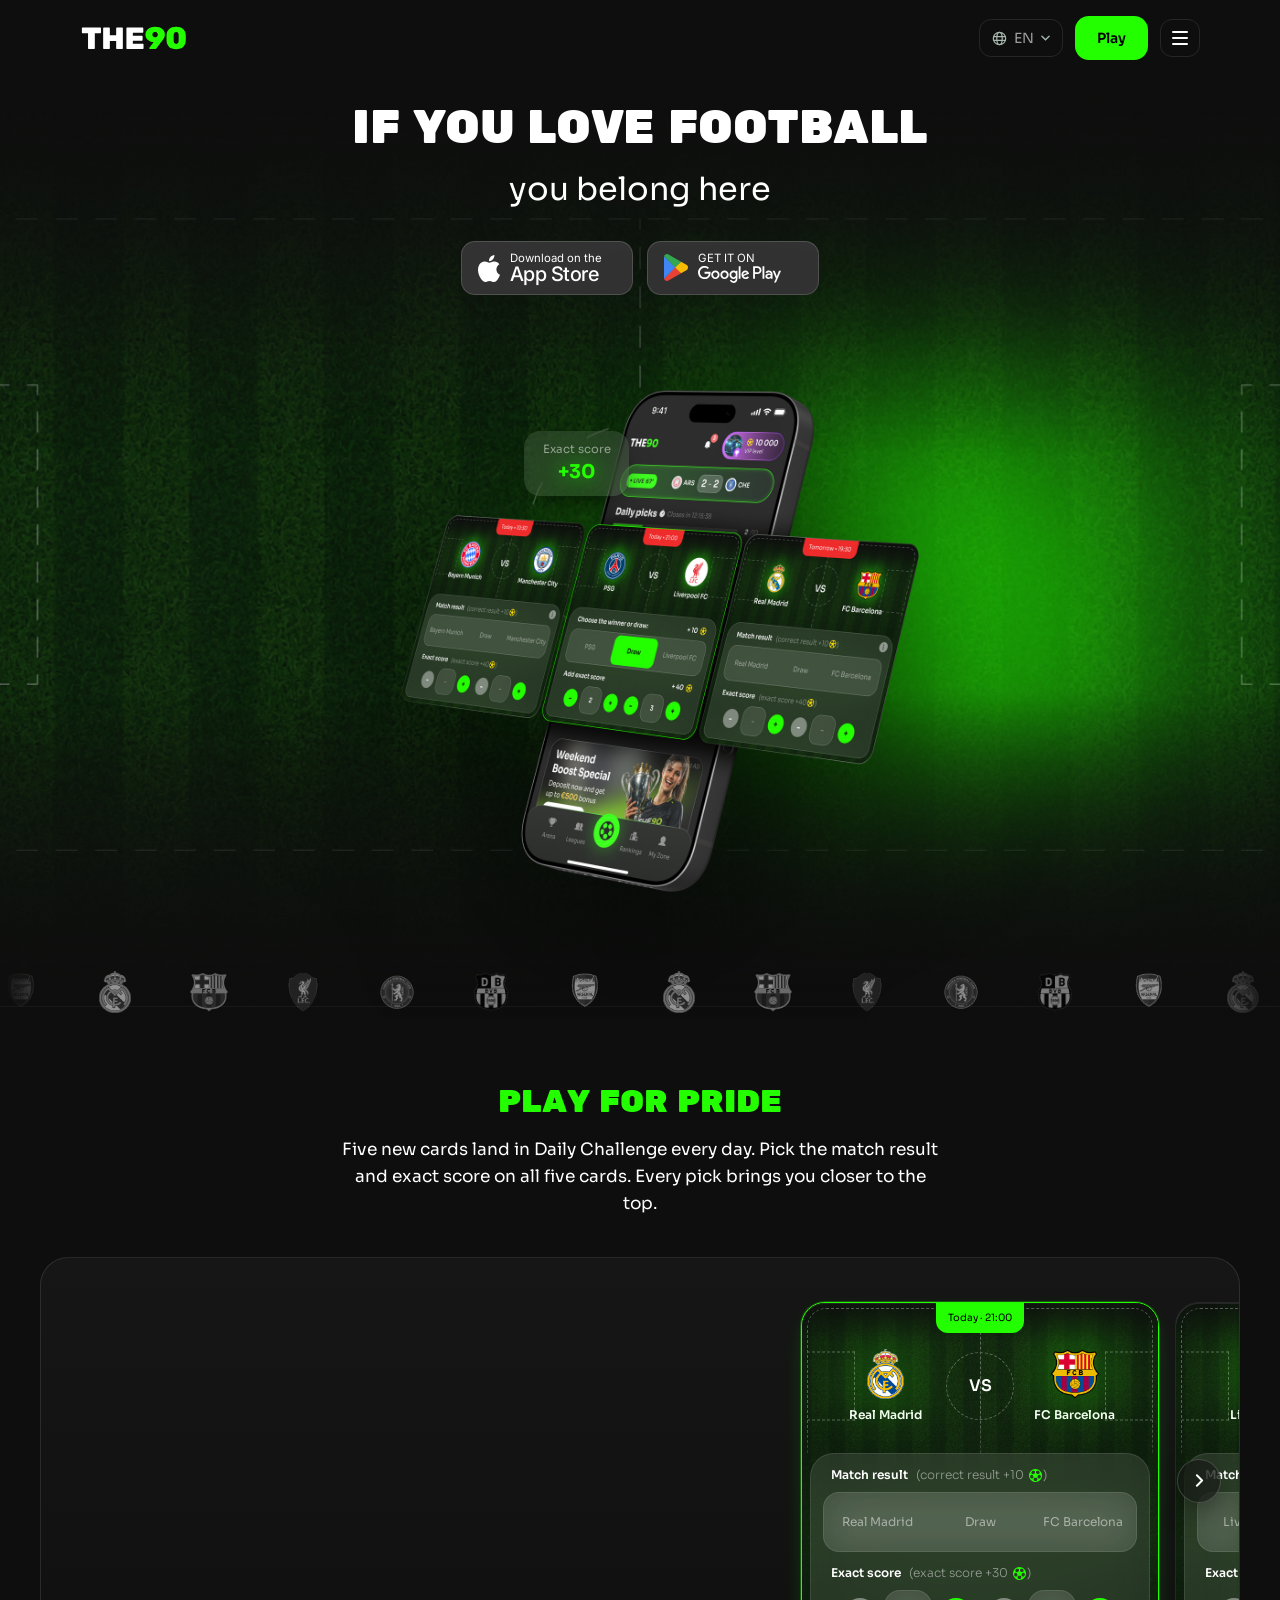
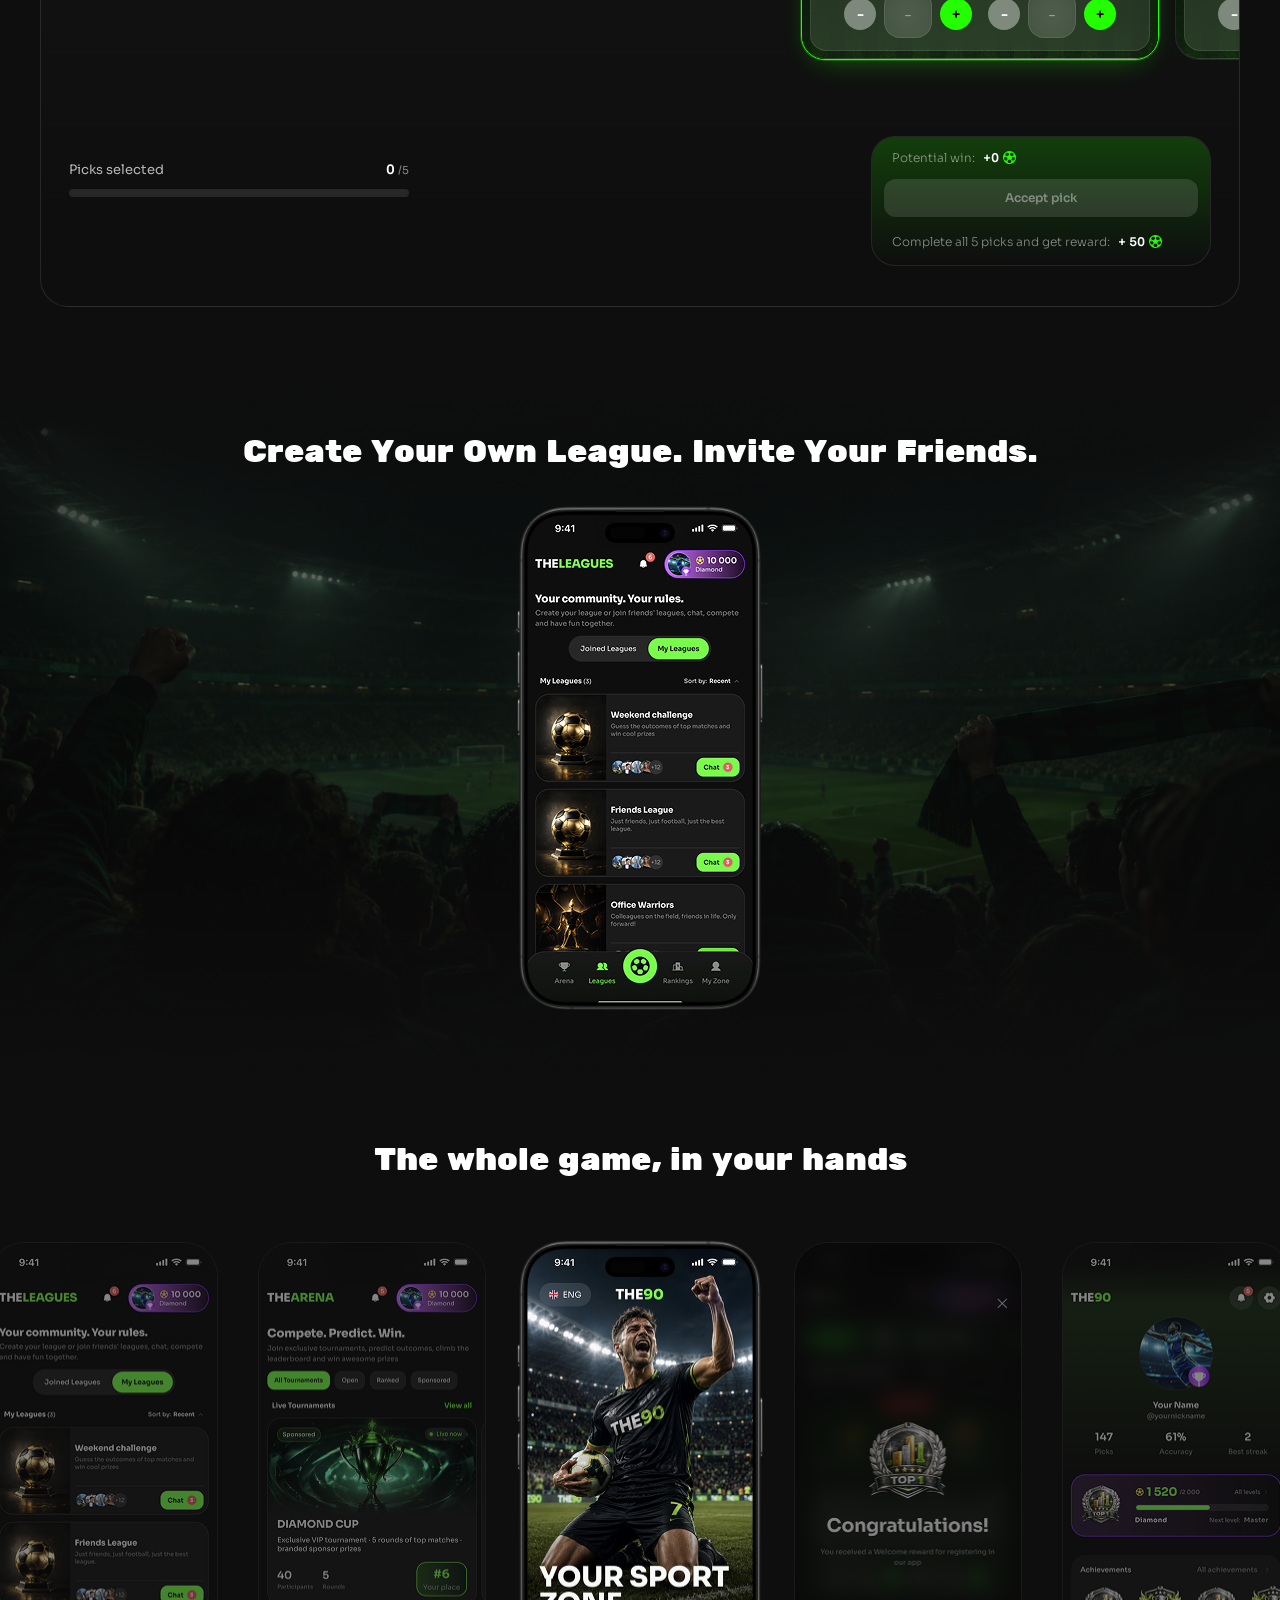
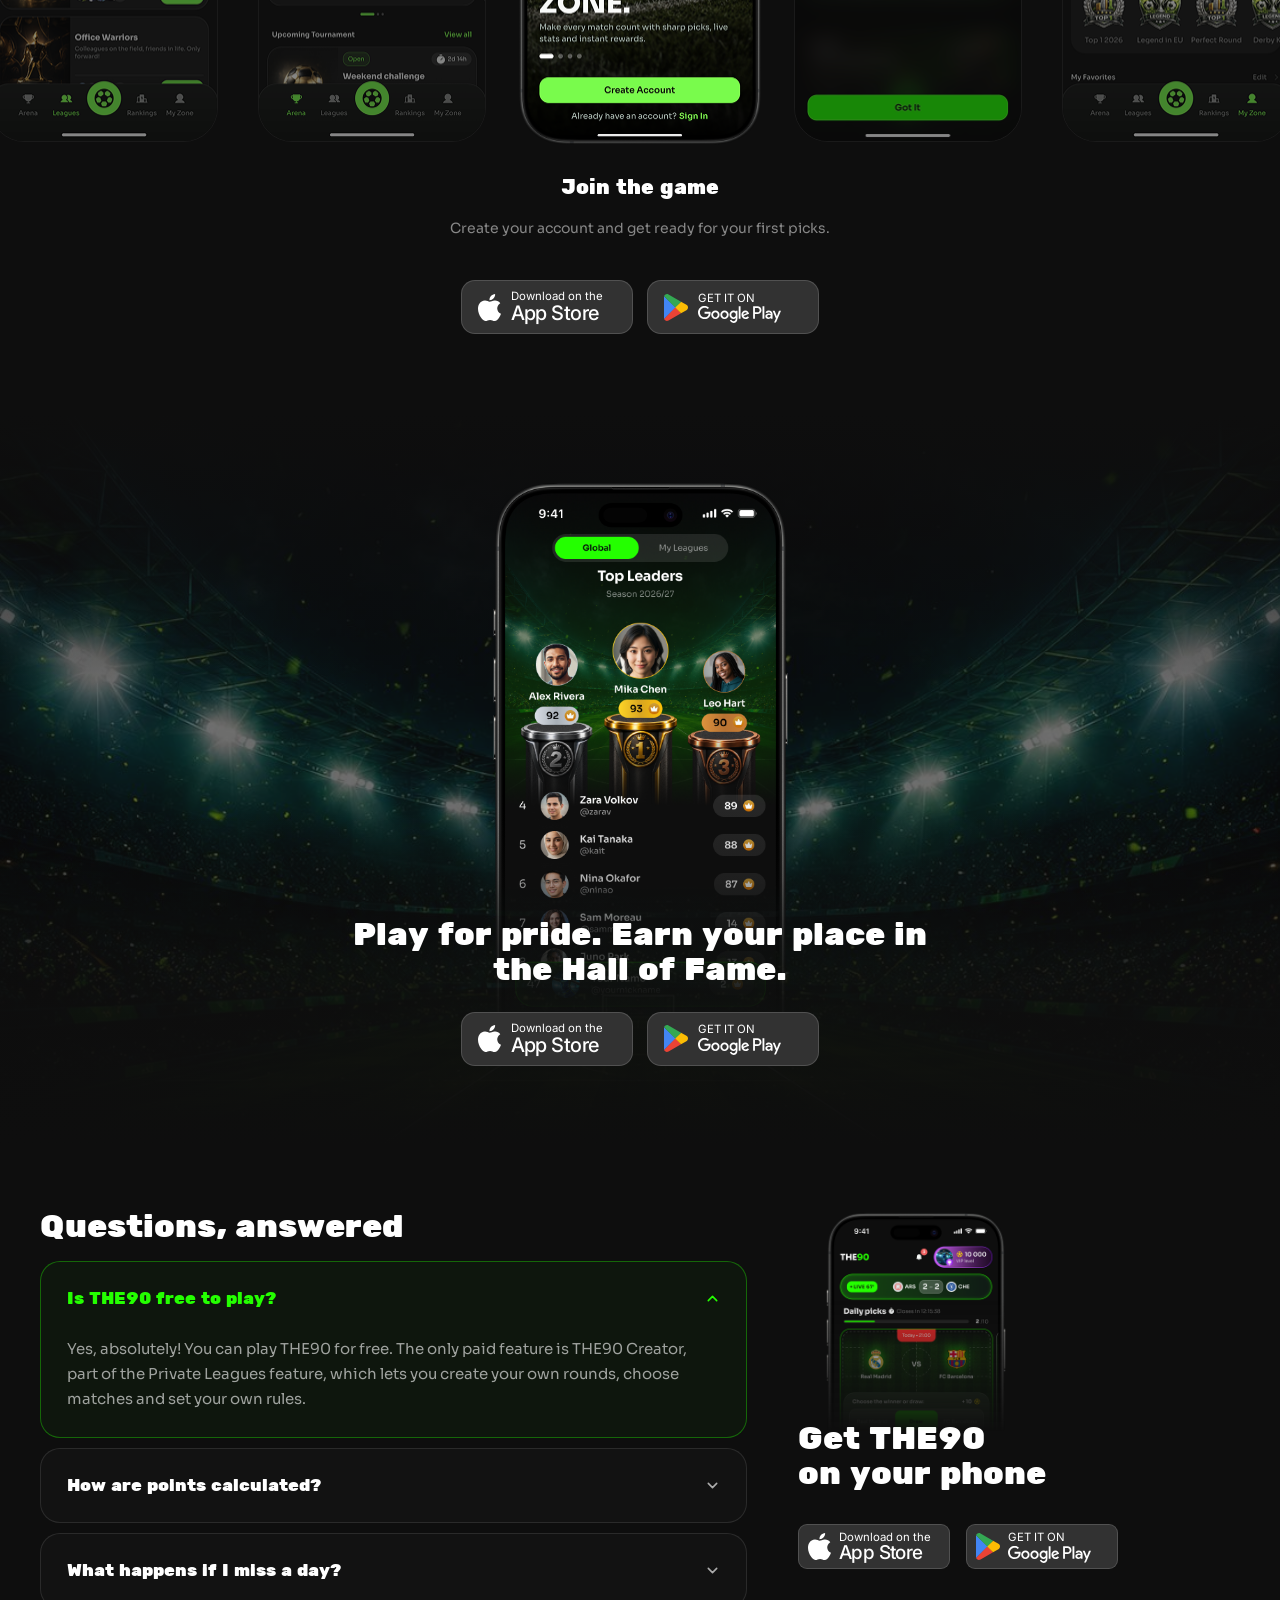
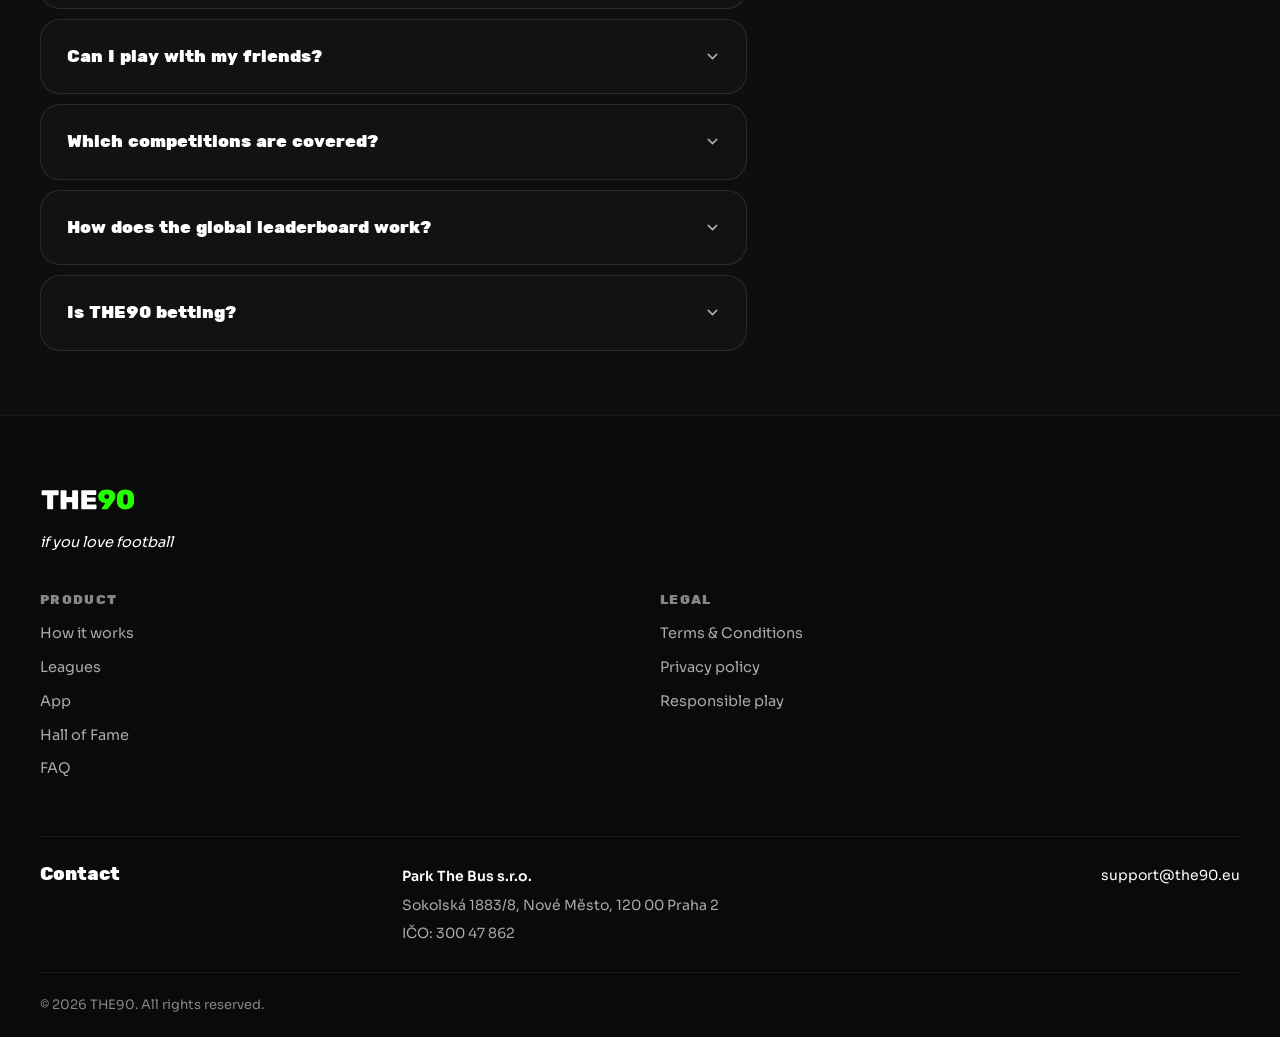
<file: landing/index.html>
<!DOCTYPE html>
<html lang="en">
<head>
<meta charset="UTF-8">
<meta name="viewport" content="width=device-width, initial-scale=1, viewport-fit=cover">
<title>THE90 — Free football prediction game</title>
<meta name="description" content="Call the results of real matches, lock in your picks before kick-off and climb the global table. No stakes, no deposits — just football and bragging rights.">
<meta property="og:title" content="THE90 — Free football prediction game">
<meta property="og:description" content="Five picks a day. One shot at the top.">
<meta property="og:type" content="website">
<meta name="theme-color" content="#0e0e0e">

<script>
/* Settled before first paint: the language (one picked on this site wins,
   then the browser's own preference list, then English), the face for its
   script, and the loading state the preloader clears.
   Keep CODES in step with js/i18n.js. */
(function () {
  var CODES = ['en','es','pt','fr','de','it','nl','pl','tr','ru','uk','ar','cs','zh'];
  var FONTS = { ar:'Noto+Sans+Arabic', hi:'Noto+Sans+Devanagari', ja:'Noto+Sans+JP', ko:'Noto+Sans+KR', zh:'Noto+Sans+SC' };
  var code = null;
  try { code = localStorage.getItem('the90.landing.lang.choice'); } catch (e) {}
  if (CODES.indexOf(code) < 0) {
    code = 'en';
    var list = navigator.languages && navigator.languages.length ? navigator.languages : [navigator.language || ''];
    for (var i = 0; i < list.length; i++) {
      var base = String(list[i]).toLowerCase().split('-')[0];
      if (CODES.indexOf(base) > -1) { code = base; break; }
    }
  }
  var root = document.documentElement;
  root.lang = code;
  root.dir = code === 'ar' ? 'rtl' : 'ltr';
  root.className += ' js is-loading';
  window.THE90_LANG = code;
  /* Sora and Inter cover Latin, Cyrillic and Vietnamese; any other script
     fetches its own face only once that language is on screen. */
  window.THE90_FONT = function (c) {
    if (!FONTS[c] || document.getElementById('font-' + c)) return;
    var l = document.createElement('link');
    l.id = 'font-' + c;
    l.rel = 'stylesheet';
    l.href = 'https://fonts.googleapis.com/css2?family=' + FONTS[c] + ':wght@400..800&display=swap';
    document.head.appendChild(l);
  };
  window.THE90_FONT(code);
})();
</script>
<style>
/* preloader — inline, so it paints before any stylesheet has arrived */
html{background:#0e0e0e;color-scheme:dark}
.pl{display:none}
.js .pl{position:fixed;inset:0;z-index:1000;display:flex;align-items:center;justify-content:center;background:#0e0e0e;
  transition:opacity .7s cubic-bezier(.22,.8,.3,1),visibility 0s .7s}
.pl__logo{position:relative;width:151.2px;height:35px;transition:transform .8s cubic-bezier(.22,.8,.3,1)}
.pl__logo img{position:absolute;left:0;top:0;display:block;width:151.2px;height:35px;max-width:none}
.pl__dim{filter:brightness(0) invert(1);opacity:.14}
.pl__fill{clip-path:inset(0 100% 0 0)}
.pl__txt{position:absolute;left:0;right:0;bottom:calc(100px + env(safe-area-inset-bottom,0px));margin:0;text-align:center;
  font:500 13px/1.4 'Sora',system-ui,-apple-system,'Segoe UI',sans-serif;letter-spacing:.06em;color:rgba(255,255,255,.5)}
.pl__txt b{margin-inline-start:6px;color:#ffffff;font-weight:600;font-variant-numeric:tabular-nums}
.pl.is-done{opacity:0;visibility:hidden}
.pl.is-done .pl__logo{transform:scale(1.08)}
html.is-loading{overflow:hidden}
html.is-loading .line,html.is-loading .hero__phones,html.is-loading .chip{animation-play-state:paused}
@media (prefers-reduced-motion:reduce){.js .pl,.pl__logo{transition-duration:.01s}}
</style>

<link rel="icon" href="assets/icons/logo.svg">
<link rel="preconnect" href="https://fonts.googleapis.com">
<link rel="preconnect" href="https://fonts.gstatic.com" crossorigin>
<link rel="preload" href="assets/icons/logo.svg" as="image">
<link data-css rel="stylesheet" href="https://fonts.googleapis.com/css2?family=Sora:wght@400..800&family=Inter:wght@400..800&family=Rubik+One&display=swap" media="print" onload="this.media='all'">
<link data-css rel="stylesheet" href="css/landing.css" media="print" onload="this.media='all'">
<noscript>
  <link rel="stylesheet" href="https://fonts.googleapis.com/css2?family=Sora:wght@400..800&family=Inter:wght@400..800&family=Rubik+One&display=swap">
  <link rel="stylesheet" href="css/landing.css">
</noscript>
</head>
<body>
<div class="pl" id="pl" role="progressbar" aria-valuemin="0" aria-valuemax="100" aria-valuenow="0">
  <div class="pl__logo">
    <img class="pl__dim" src="assets/icons/logo-white.svg" alt="" width="108" height="25">
    <img class="pl__fill" src="assets/icons/logo-white.svg" alt="THE90" width="108" height="25">
  </div>
  <p class="pl__txt"><span data-pl-word>Loading</span><b data-pl-pct>0%</b></p>
</div>
<script>
/* The fill is real progress, never ahead of it. Every <img> on the page is
   weighed by its pixel area (a fair stand-in for its size, and known before
   it downloads), alongside the stylesheets, the parsed document and the web
   fonts. The figure on screen eases toward that total. */
(function () {
  var pl = document.getElementById('pl');
  var root = document.documentElement;
  if (!pl || !/\bis-loading\b/.test(root.className)) return;

  var WORDS = { en:'Loading', cs:'Načítání', es:'Cargando', pt:'A carregar', fr:'Chargement', de:'Wird geladen',
    it:'Caricamento', nl:'Laden', pl:'\u0141adowanie', tr:'Y\u00fckleniyor', ru:'\u0417\u0430\u0433\u0440\u0443\u0437\u043a\u0430',
    uk:'\u0417\u0430\u0432\u0430\u043d\u0442\u0430\u0436\u0435\u043d\u043d\u044f', ar:'\u062c\u0627\u0631\u064d \u0627\u0644\u062a\u062d\u0645\u064a\u0644',
    hi:'\u0932\u094b\u0921 \u0939\u094b \u0930\u0939\u093e \u0939\u0948', id:'Memuat', vi:'\u0110ang t\u1ea3i',
    ja:'\u8aad\u307f\u8fbc\u307f\u4e2d', ko:'\ub85c\ub529 \uc911', zh:'\u52a0\u8f7d\u4e2d' };
  var word = WORDS[root.lang] || WORDS.en;
  pl.querySelector('[data-pl-word]').textContent = word;
  pl.setAttribute('aria-label', word);

  var fill = pl.querySelector('.pl__fill');
  var pct = pl.querySelector('[data-pl-pct]');
  var still = window.matchMedia && matchMedia('(prefers-reduced-motion: reduce)').matches;

  var W = { dom: 6, css: 6, img: 80, font: 8 };
  var dom = 0, css = 0, font = 0, imgAll = 0, imgDone = 0, loaded = false;
  var target = 0, shown = 0, closing = false;

  function recompute() {
    var p = W.dom * dom + W.css * css + W.font * font + (imgAll ? W.img * imgDone / imgAll : 0);
    if (!loaded) p = Math.min(p, 96);           /* the last stretch belongs to `load` */
    if (p > target) target = p;
  }

  function watchCss() {
    var links = document.querySelectorAll('link[data-css]');
    var left = links.length;
    if (!left) { css = 1; return; }
    [].forEach.call(links, function (l) {
      var once = false;
      var ok = function () { if (once) return; once = true; left--; css = 1 - left / links.length; recompute(); };
      if (l.sheet) ok(); else { l.addEventListener('load', ok); l.addEventListener('error', ok); }
    });
  }

  function watchImages() {
    [].forEach.call(document.images, function (img) {
      if (pl.contains(img)) return;
      var w = Math.max((+img.getAttribute('width') || 40) * (+img.getAttribute('height') || 40), 1600);
      imgAll += w;
      if (img.complete) { imgDone += w; return; }
      var settle = function () {
        img.removeEventListener('load', settle);
        img.removeEventListener('error', settle);
        imgDone += w;
        recompute();
      };
      img.addEventListener('load', settle);
      img.addEventListener('error', settle);
    });
  }

  function paint() {
    var v = Math.min(100, Math.round(shown));
    fill.style.clipPath = 'inset(0 ' + (100 - shown).toFixed(2) + '% 0 0)';
    pct.textContent = v + '%';
    pl.setAttribute('aria-valuenow', v);
  }

  function frame() {
    if (closing) return;
    var gap = target - shown;
    /* a hidden tab gets no animation frames, so it simply catches up */
    if (gap > 0) shown = (still || document.hidden) ? target : Math.min(target, shown + Math.max(gap * .09, .35));
    paint();
    if (shown >= 100) { closing = true; setTimeout(finish, still ? 0 : 240); return; }
    if (document.hidden) setTimeout(frame, 60); else requestAnimationFrame(frame);
  }

  function finish() {
    pl.classList.add('is-done');
    root.classList.remove('is-loading');
    window.THE90_READY = true;
    window.dispatchEvent(new Event('the90:ready'));
    setTimeout(function () { if (pl.parentNode) pl.parentNode.removeChild(pl); }, 900);
  }

  watchCss();
  document.addEventListener('DOMContentLoaded', function () {
    dom = 1;
    watchImages();
    recompute();
  });
  window.addEventListener('load', function () {
    loaded = true;
    css = 1;
    imgDone = imgAll;                         /* anything still pending is lazy by design */
    var fonts = document.fonts && document.fonts.ready;
    if (fonts) fonts.then(function () { font = 1; recompute(); });
    else font = 1;
    recompute();
  });
  /* never hold the page hostage to one stalled request */
  setTimeout(function () { loaded = true; dom = css = font = 1; imgDone = imgAll; if (!imgAll) imgAll = imgDone = 1; recompute(); }, 15000);

  if (document.hidden) setTimeout(frame, 60); else requestAnimationFrame(frame);
})();
</script>
<a class="skip" href="#main" data-i18n="skip">Skip to content</a>

<!-- ============================ HEADER ============================ -->
<header class="hdr" data-hdr>
  <div class="shell hdr__in">
    <a class="hdr__logo" href="#top" aria-label="THE90">
      <img src="assets/icons/logo-white.svg" alt="THE90" width="108" height="25">
    </a>

    <nav class="nav" aria-label="Main" data-i18n-aria="nav.menu">
      <a href="#how"      data-i18n="nav.how">How it works</a>
      <a href="#private-leagues" data-i18n="nav.leagues">Leagues</a>
      <a href="#app-screens" data-i18n="nav.screens">App</a>
      <a href="#hall-of-fame" data-i18n="nav.hall">Hall of Fame</a>
      <a href="#faq"      data-i18n="nav.faq">FAQ</a>
    </nav>

    <span class="hdr__spacer"></span>

    <div class="hdr__right">
      <div class="lang" data-lang>
        <button class="lang__btn" type="button" aria-haspopup="listbox" aria-expanded="false" aria-label="Language" data-i18n-aria="lang.label" data-lang-toggle>
          <img class="lang__globe" src="assets/icons/globe.svg" alt="" width="15" height="15">
          <span data-lang-current>EN</span>
          <img class="lang__caret" src="assets/icons/caret.svg" alt="" width="9" height="6">
        </button>
        <ul class="lang__menu" role="listbox" data-lang-menu hidden></ul>
      </div>
      <a class="btn btn--primary btn--sm" href="#cta" data-i18n="nav.play">Play</a>

      <button class="burger" type="button" aria-label="Menu" data-i18n-aria="nav.menu" aria-expanded="false"
              aria-controls="m-nav" data-burger>
        <span></span><span></span><span></span>
      </button>
    </div>
  </div>

  <!-- mobile drawer -->
  <nav class="mnav" id="m-nav" aria-label="Mobile" data-i18n-aria="nav.menu" data-mnav hidden>
    <a href="#how"      data-i18n="nav.how">How it works</a>
    <a href="#private-leagues" data-i18n="nav.leagues">Leagues</a>
    <a href="#app-screens" data-i18n="nav.screens">App</a>
    <a href="#hall-of-fame" data-i18n="nav.hall">Hall of Fame</a>
    <a href="#faq"      data-i18n="nav.faq">FAQ</a>
    <a class="btn btn--primary mnav__cta" href="#cta" data-i18n="nav.play">Play</a>
  </nav>
</header>

<main id="main">

  <!-- ============================ HERO ============================ -->
  <section class="hero" id="top">
    <img class="hero__bg" src="assets/img/hero-bg.jpg" alt="" width="1672" height="941">
    <span class="glow glow--hero" aria-hidden="true"></span>
    <span class="hero__fade hero__fade--top" aria-hidden="true"></span>
    <span class="hero__fade hero__fade--bottom" aria-hidden="true"></span>

    <div class="hero__in">
      <div class="hero__copy">
        <h1 class="hero__title">
          <span class="line" data-i18n="hero.t1">IF YOU LOVE FOOTBALL</span>
        </h1>
        <p class="hero__sub line" data-i18n="hero.sub">you belong here</p>

        <div class="dl line hero__stores">
          <a class="store store--ios" href="#" data-dl-ios aria-label="Download on the App Store">
            <img src="assets/icons/apple.svg" alt="" width="22.5" height="27">
            <span><i data-i18n="cta.s1">Download on the</i><b>App Store</b></span>
          </a>
          <a class="store store--and" href="#" data-dl-and aria-label="Get it on Google Play">
            <img src="assets/icons/playstore.svg" alt="" width="23.625" height="27">
            <span><i data-i18n="cta.s2">GET IT ON</i>
              <img class="store__word" src="assets/icons/google-play-word.svg" alt="Google Play" width="83.25" height="16.875"></span>
          </a>
        </div>
      </div>

      <div class="hero__art" data-tilt>
        <img class="hero__phones" src="assets/img/hero-phones.png" alt="THE90 app screens" data-i18n-alt="carousel.title" width="1400" height="1374">
        <div class="chip">
          <span class="chip__k" data-i18n="hero.chip">Exact score</span>
          <span class="chip__v">+30</span>
        </div>
      </div>
    </div>
    <div class="clubs" aria-hidden="true">
      <div class="clubs__viewport">
        <div class="clubs__track" data-clubs></div>
      </div>
    </div>
  </section>

  <!-- ============================ HOW IT WORKS ============================ -->
  <section class="sec how" id="how">
    <header class="sec-head">
      <h2 class="sec-title" data-i18n="how.title">PLAY FOR PRIDE</h2>
      <p class="sec-sub" data-i18n="how.sub">Five new cards land in Daily Challenge every day. Pick the match result and exact score on all five cards. Every pick brings you closer to the top.</p>
    </header>

    <div class="shell features__shell">
      <!-- Daily challenges: the app's pick rail, playable on the page -->
      <article class="fcard fcard--wide dc" data-reveal data-dc>
        <div class="dc__copy">

          <div class="picksbar">
            <div class="picksbar__row">
              <span class="picksbar__label" data-i18n="dc.selected">Picks selected</span>
              <span class="picksbar__count"><b data-dc-done>0</b><small>/5</small></span>
            </div>
            <div class="picksbar__meter"><i data-dc-meter></i></div>
          </div>

          <!-- the confirmation bar: inline here on wide screens, a bottom sheet on phones -->
          <div class="winbar-slot" data-winbar-slot>
            <div class="winbar" data-winbar>
              <div class="winbar__card">
                <div class="winbar__row">
                  <span class="winbar__points">
                    <span data-i18n="dc.win">Potential win:</span>
                    <b><span data-win-points>+0</span><img src="assets/icons/soccer-ball.svg" alt="" width="16" height="16"></b>
                  </span>
                  <button class="winbar__close" type="button" aria-label="Close" data-i18n-aria="dc.close" data-win-close>
                    <img src="assets/icons/cross-sm.svg" alt="" width="10" height="10">
                  </button>
                </div>
                <button class="winbar__cta" type="button" aria-disabled="true" data-win-cta>Accept pick</button>
                <p class="winbar__reward">
                  <span data-i18n="dc.reward">Complete all 5 picks and get reward:</span>
                  <b>+ 50 <img src="assets/icons/soccer-ball.svg" alt="" width="16" height="16"></b>
                </p>
              </div>
            </div>
          </div>
        </div>

        <div class="dc__stage">
          <div class="dc__rail" dir="ltr" tabindex="0" role="region" aria-roledescription="carousel"
               aria-label="Today’s matches" data-i18n-aria="dc.carousel" data-dc-rail></div>
          <button class="dc__arrow dc__arrow--prev is-off" type="button" aria-label="Previous match" data-i18n-aria="dc.prev" data-dc-prev>
            <svg viewBox="0 0 9 6" fill="none" xmlns="http://www.w3.org/2000/svg" aria-hidden="true"><path d="M0.9 1.2L4.5 4.8L8.1 1.2" stroke="currentColor" stroke-width="1.35" stroke-linecap="round" stroke-linejoin="round"/></svg>
          </button>
          <button class="dc__arrow dc__arrow--next" type="button" aria-label="Next match" data-i18n-aria="dc.next" data-dc-next>
            <svg viewBox="0 0 9 6" fill="none" xmlns="http://www.w3.org/2000/svg" aria-hidden="true"><path d="M0.9 1.2L4.5 4.8L8.1 1.2" stroke="currentColor" stroke-width="1.35" stroke-linecap="round" stroke-linejoin="round"/></svg>
          </button>
        </div>
      </article>
    </div>
  </section>


  <section class="sec private-leagues" id="private-leagues" aria-labelledby="private-title">
    <div class="shell private-leagues__in">
      <h2 class="sec-title" id="private-title" data-i18n="private.title">Create Your Own League. Invite Your Friends.</h2>
      <figure class="private-leagues__media">
        <img class="private-leagues__screen" src="assets/img/carousel/7.png" alt="THE90 private league screen" data-i18n-alt="private.title" width="228" height="500" loading="lazy">
        <img class="private-leagues__frame" src="assets/img/carousel/iphone-frame.png" alt="" width="252" height="513" loading="lazy" aria-hidden="true">
      </figure>
    </div>
  </section>

  <!-- ============================ APP SCREENS ============================ -->
  <section class="app-carousel" id="app-screens" aria-labelledby="app-carousel-title" data-app-carousel>
    <h2 class="sec-title app-carousel__title" id="app-carousel-title" data-i18n="carousel.title">The whole game, in your hands</h2>
    <div class="app-carousel__stage" aria-roledescription="carousel" aria-label="THE90 app screens" data-i18n-aria="carousel.title" data-carousel-stage>
      <div class="app-carousel__slides" data-carousel-slides></div>
      <img class="app-carousel__phone" src="assets/img/carousel/iphone-frame.png" alt="" width="252" height="513" aria-hidden="true">
    </div>
    <div class="app-carousel__copy" aria-live="polite" aria-atomic="true">
      <h3 class="app-carousel__caption" data-carousel-caption data-i18n="carousel.s1t">Join the game</h3>
      <p class="app-carousel__description" data-carousel-description data-i18n="carousel.s1d">Create your account and get ready for your first picks.</p>
    </div>
    <div class="dl app-carousel__actions" data-dl>
      <a class="btn btn--primary dl__now" href="#cta" data-i18n="nav.play">Play</a>
      <a class="store store--ios" href="#" data-dl-ios aria-label="Download on the App Store">
        <img src="assets/icons/apple.svg" alt="" width="22.5" height="27">
        <span><i data-i18n="cta.s1">Download on the</i><b>App Store</b></span>
      </a>
      <a class="store store--and" href="#" data-dl-and aria-label="Get it on Google Play">
        <img src="assets/icons/playstore.svg" alt="" width="23.625" height="27">
        <span><i data-i18n="cta.s2">GET IT ON</i>
          <img class="store__word" src="assets/icons/google-play-word.svg" alt="Google Play" width="83.25" height="16.875"></span>
      </a>
    </div>
  </section>

  <!-- ============================ LIVE / LEAGUES ============================ -->
  <section class="live" id="hall-of-fame">
    <img class="live__bg" src="assets/img/stadium.jpg" alt="" width="1122" height="1402">
    <span class="hero__fade hero__fade--top" aria-hidden="true"></span>

    <div class="live__in">
      <div class="live__copy" data-reveal>
        <h2 class="sec-title" data-i18n="live.title">Play for pride. Earn your place in the Hall of Fame.</h2>
        <div class="dl" data-dl>
          <a class="btn btn--primary dl__now" href="#cta" data-i18n="dl.now">Download Now</a>
          <a class="store store--ios" href="#" data-dl-ios aria-label="Download on the App Store">
            <img src="assets/icons/apple.svg" alt="" width="22.5" height="27">
            <span><i data-i18n="cta.s1">Download on the</i><b>App Store</b></span>
          </a>
          <a class="store store--and" href="#" data-dl-and aria-label="Get it on Google Play">
            <img src="assets/icons/playstore.svg" alt="" width="23.625" height="27">
            <span><i data-i18n="cta.s2">GET IT ON</i>
              <img class="store__word" src="assets/icons/google-play-word.svg" alt="Google Play" width="83.25" height="16.875"></span>
          </a>
        </div>
      </div>
      <div class="live__art">
        <img src="assets/img/phone-leaders.png" alt="THE90 rankings screen" data-i18n-alt="global.title" width="434" height="887">
      </div>
    </div>
    <!-- above the photo and the phone, below the copy — the frame's z-order -->
    <span class="live__fadeB" aria-hidden="true"></span>
  </section>

  <!-- ============================ FAQ + CTA ============================ -->
  <section class="sec faq" id="faq">
    <div class="faq__in">
      <div class="faq__left">
        <h2 class="sec-title sec-title--left" data-i18n="faq.title">Questions, answered</h2>
        <div class="faq__list" data-faq></div>
      </div>

      <aside class="faq__right" id="scoring">
        <div class="faq__phone" data-float>
          <img src="assets/img/phone-faq.png" alt="THE90 live match screen" data-i18n-alt="carousel.s4t" width="400" height="818">
        </div>
        <div class="faq__cta" id="cta">
          <h2 class="sec-title" data-i18n="cta.title">Get THE90
on your phone</h2>
          <div class="stores">
            <a class="store" href="#" aria-label="Download on the App Store">
              <img src="assets/icons/apple.svg" alt="" width="22.5" height="27">
              <span><i data-i18n="cta.s1">Download on the</i><b>App Store</b></span>
            </a>
            <a class="store" href="#" aria-label="Get it on Google Play">
              <img src="assets/icons/playstore.svg" alt="" width="23.625" height="27">
              <span><i data-i18n="cta.s2">GET IT ON</i>
                <img class="store__word" src="assets/icons/google-play-word.svg" alt="Google Play" width="83.25" height="16.875"></span>
            </a>
          </div>
        </div>
      </aside>
    </div>
  </section>

</main>

<!-- ============================ FOOTER ============================ -->
<footer class="ftr">
  <div class="shell ftr__in">
    <div class="ftr__brand">
      <img src="assets/icons/logo-white.svg" alt="THE90" width="96" height="22">
      <p class="ftr__tagline" data-i18n="hero.t1">if you love football</p>
    </div>
    <nav class="ftr__cols" aria-label="Footer" data-i18n-aria="nav.menu">
      <div class="ftr__col">
        <h4 data-i18n="ftr.c1">PRODUCT</h4>
        <a href="#how" data-i18n="nav.how">How it works</a>
        <a href="#private-leagues" data-i18n="nav.leagues">Leagues</a>
        <a href="#app-screens" data-i18n="nav.screens">App</a>
        <a href="#hall-of-fame" data-i18n="nav.hall">Hall of Fame</a>
        <a href="#faq" data-i18n="nav.faq">FAQ</a>
      </div>
      <div class="ftr__col">
        <h4 data-i18n="ftr.c3">LEGAL</h4>
        <a href="#" data-i18n="ftr.terms">Terms &amp; Conditions</a>
        <a href="#" data-i18n="ftr.privacy">Privacy policy</a>
        <a href="#" data-i18n="ftr.play">Responsible play</a>
      </div>
    </nav>
  </div>
  <section class="shell ftr__company" aria-labelledby="footer-contact">
    <h2 id="footer-contact" data-i18n="ftr.contact">Contact</h2>
    <address class="ftr__address" dir="ltr">
      <strong>Park The Bus s.r.o.</strong>
      <span>Sokolská 1883/8, Nové Město, 120 00 Praha 2</span>
      <span>IČO: 300 47 862</span>
    </address>
    <a class="ftr__email" href="mailto:support@the90.eu" dir="ltr">support@the90.eu</a>
  </section>
  <div class="shell ftr__bottom">
    <span data-i18n="ftr.rights">© 2026 THE90. All rights reserved.</span>
  </div>
</footer>

<script src="js/i18n.js"></script>
<script src="js/copy.js"></script>
<script src="js/faq.js"></script>
<script src="js/landing.js"></script>
</body>
</html>
</file>
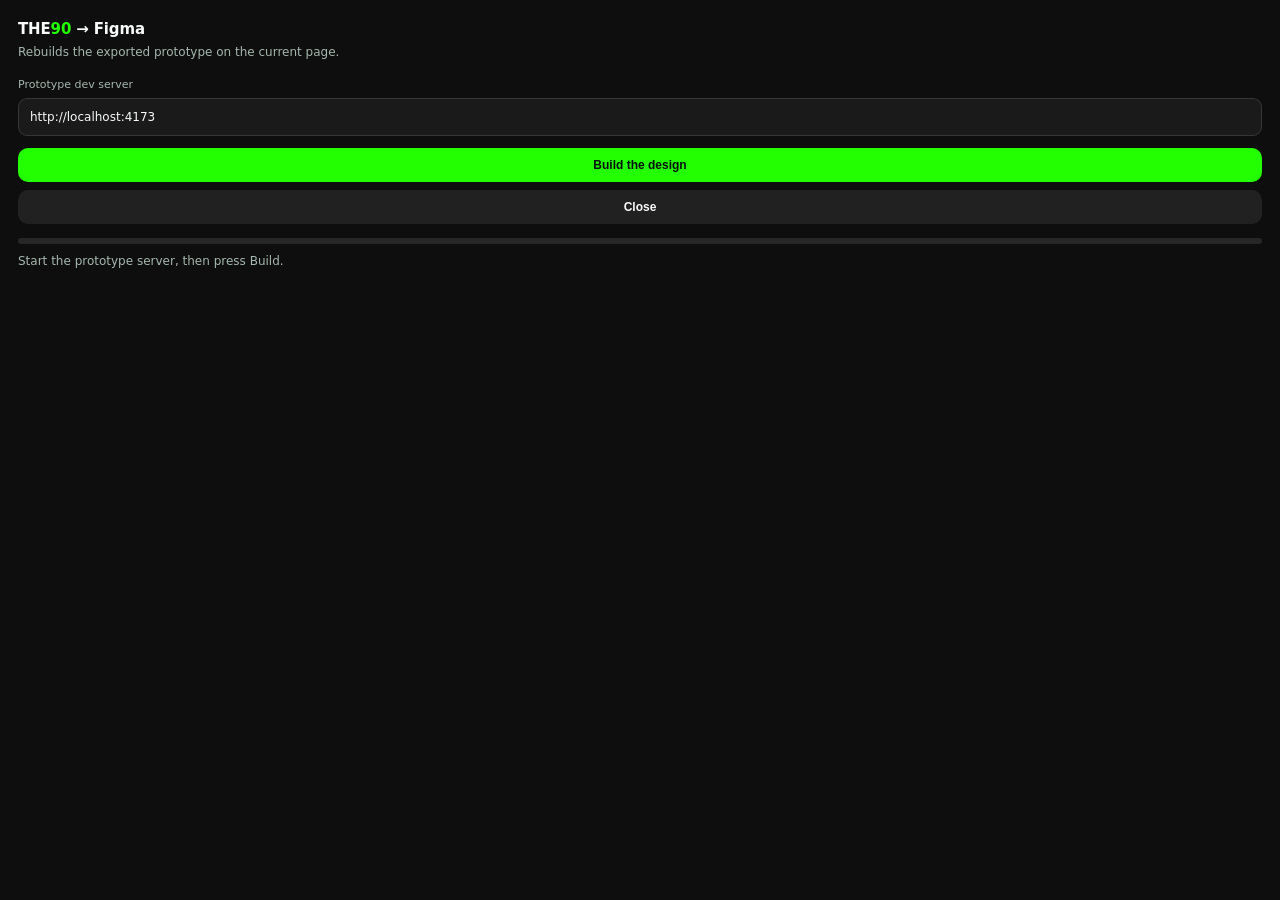
<file: figma-export/plugin/ui.html>
<!DOCTYPE html>
<html>
<head>
<meta charset="utf-8">
<style>
  :root { color-scheme: dark light; }
  * { box-sizing: border-box; }
  body {
    margin: 0; padding: 18px;
    font: 12px/1.5 Inter, -apple-system, system-ui, sans-serif;
    background: #0E0E0E; color: #F7FAF8;
  }
  h1 { margin: 0 0 2px; font-size: 15px; font-weight: 700; letter-spacing: -.01em; }
  h1 em { font-style: normal; color: #24FF00; }
  p.lede { margin: 0 0 16px; color: #A5B7AE; }
  .field { margin-bottom: 12px; }
  label { display: block; margin-bottom: 5px; color: #A5B7AE; font-size: 11px; }
  input[type=text] {
    width: 100%; padding: 9px 11px; border-radius: 9px;
    border: 1px solid rgba(255,255,255,.12); background: #1A1A1A; color: #F7FAF8; font: inherit;
  }
  input[type=text]:focus { outline: none; border-color: #1FCB72; background: #13231A; }
  button {
    width: 100%; padding: 11px 14px; border: 0; border-radius: 10px;
    font: 600 12px/1 Inter, sans-serif; cursor: pointer;
  }
  .primary { background: #24FF00; color: #06120D; }
  .primary:disabled { background: #2b3b30; color: #7d8c84; cursor: default; }
  .ghost { background: rgba(255,255,255,.08); color: #F7FAF8; margin-top: 8px; }
  .bar { height: 6px; border-radius: 4px; background: rgba(255,255,255,.1); overflow: hidden; margin: 14px 0 8px; }
  .bar i { display: block; height: 100%; width: 0; background: #24FF00; transition: width .2s ease; }
  .status { color: #A5B7AE; min-height: 18px; }
  .log {
    margin-top: 12px; max-height: 190px; overflow: auto;
    border: 1px solid rgba(255,255,255,.08); border-radius: 9px; padding: 9px 11px;
    background: #141414; color: #8fa298; font: 11px/1.5 ui-monospace, SFMono-Regular, Menlo, monospace;
    white-space: pre-wrap; display: none;
  }
  .log.on { display: block; }
  .err { color: #FF9D9D; }
  .ok { color: #24FF00; }
</style>
</head>
<body>
  <h1>THE<em>90</em> → Figma</h1>
  <p class="lede">Rebuilds the exported prototype on the current page.</p>

  <div class="field">
    <label for="origin">Prototype dev server</label>
    <input id="origin" type="text" value="http://localhost:4173" spellcheck="false">
  </div>

  <button id="run" class="primary">Build the design</button>
  <button id="close" class="ghost">Close</button>

  <div class="bar"><i id="fill"></i></div>
  <div class="status" id="status">Start the prototype server, then press Build.</div>
  <div class="log" id="log"></div>

<script>
const $ = id => document.getElementById(id);
const log = (msg, cls) => {
  const el = $('log'); el.classList.add('on');
  const line = document.createElement('div');
  if (cls) line.className = cls;
  line.textContent = msg;
  el.appendChild(line); el.scrollTop = el.scrollHeight;
};
const setStatus = t => { $('status').textContent = t; };
const setProgress = f => { $('fill').style.width = Math.round(f * 100) + '%'; };

let ORIGIN = 'http://localhost:4173';
let scenes = [];      // { entry, data }
let cursor = 0;

async function getJSON(path) {
  const r = await fetch(ORIGIN + '/figma-export/' + path + '?t=' + Date.now());
  if (!r.ok) throw new Error(path + ' → HTTP ' + r.status);
  return r.json();
}

/* --- walk the scenes once to learn the palette and the type scale --------- */
const colorKey = c => [Math.round(c.r*255), Math.round(c.g*255), Math.round(c.b*255)].join(',');

function survey(scenes) {
  const colors = new Map(), styles = new Map();
  const visit = n => {
    for (const p of (n.fills || []).concat(n.strokes || [])) {
      if (p.type === 'SOLID') colors.set(colorKey(p.color), p.color);
    }
    if (n.text) for (const s of n.text.segments) {
      const st = s.style;
      colors.set(colorKey(st.color), { r: st.color.r, g: st.color.g, b: st.color.b });
      const k = [st.family, st.style, st.size, st.lineHeight === null ? 'auto' : st.lineHeight, st.letterSpacing].join('|');
      const rec = styles.get(k) || { key: k, style: st, count: 0 };
      rec.count++; styles.set(k, rec);
    }
    for (const c of n.children || []) visit(c);
    for (const c of n.shell || []) visit(c);
  };
  scenes.forEach(s => visit(s.data.scene));

  const styleList = [...styles.values()]
    .filter(s => s.count >= 5)
    .sort((a, b) => b.count - a.count)
    .map(s => {
      const lh = s.style.lineHeight === null ? 'auto' : s.style.lineHeight;
      const ls = s.style.letterSpacing ? ' +' + s.style.letterSpacing : '';
      return Object.assign({}, s, { name: s.style.family + '/' + s.style.style + '/' + s.style.size + ' · ' + lh + ls });
    });

  return { usedColors: [...colors.values()], styleList };
}

/* --- drive the build ------------------------------------------------------ */

$('run').onclick = async () => {
  $('run').disabled = true;
  $('log').textContent = '';
  ORIGIN = $('origin').value.trim().replace(/\/$/, '');
  try {
    setStatus('Reading the export…');
    const [index, tokens, assets] = await Promise.all([getJSON('index.json'), getJSON('tokens.json'), getJSON('assets.json')]);
    log('index: ' + index.entries.length + ' scenes · ' + assets.assets.length + ' assets · ' + tokens.tokens.length + ' tokens');

    scenes = [];
    for (let i = 0; i < index.entries.length; i++) {
      const e = index.entries[i];
      setStatus('Reading ' + e.label + '…');
      setProgress((i + 1) / index.entries.length * 0.35);
      scenes.push({ entry: e, data: await getJSON(e.file) });
    }

    setStatus('Surveying tokens…');
    const { usedColors, styleList } = survey(scenes);
    log('palette: ' + usedColors.length + ' colours · ' + styleList.length + ' text styles');

    cursor = 0;
    parent.postMessage({ pluginMessage: {
      type: 'init', index, tokens: tokens.tokens, assets: assets.assets,
      usedColors, textStyles: styleList
    } }, '*');
  } catch (e) {
    $('run').disabled = false;
    setStatus('Could not read the export.');
    log(e.message, 'err');
    log('Is the prototype server running?  node .claude/serve.mjs', 'err');
  }
};

$('close').onclick = () => parent.postMessage({ pluginMessage: { type: 'cancel' } }, '*');

function next() {
  if (cursor >= scenes.length) {
    setStatus('Arranging the page…');
    parent.postMessage({ pluginMessage: { type: 'finish' } }, '*');
    return;
  }
  const s = scenes[cursor];
  setStatus('Building ' + s.entry.label + '  (' + (cursor + 1) + '/' + scenes.length + ')');
  setProgress(0.35 + (cursor / scenes.length) * 0.65);
  parent.postMessage({ pluginMessage: { type: 'scene', entry: s.entry, data: s.data } }, '*');
}

onmessage = (event) => {
  const msg = event.data.pluginMessage;
  if (!msg) return;
  if (msg.type === 'status') setStatus(msg.text);
  if (msg.type === 'ready') { log('foundations built', 'ok'); next(); }
  if (msg.type === 'built') { cursor++; next(); }
  if (msg.type === 'error') { setStatus('Stopped.'); log(msg.message, 'err'); $('run').disabled = false; }
  if (msg.type === 'done') {
    setProgress(1);
    setStatus(msg.count + ' screens built on “' + msg.page + '”.');
    log('done — ' + msg.count + ' frames', 'ok');
    if (msg.warnings && msg.warnings.length) {
      log('\nnotes (' + msg.warnings.length + '):');
      msg.warnings.forEach(w => log('  · ' + w));
    }
    $('run').disabled = false;
  }
};
</script>
</body>
</html>
</file>
<file: landing/css/landing.css>
/* =========================================================
   THE90 — Landing (desktop)
   Built from Figma › THE90 › Landing Page › frame "LANDING" (1057:11827)
   Tokens mirror the app library (color/*).
   ========================================================= */

:root{
  --brand:#24ff00;
  --on-brand:#000000;
  --bg:#0e0e0e;
  --bg-deep:#0a0a0a;
  --text:#ffffff;
  --muted:rgba(255,255,255,.65);
  --line:rgba(255,255,255,.1);
  --line-soft:rgba(255,255,255,.06);
  --store:#323232;
  --font-heading:'Rubik One','Inter','Noto Sans Arabic','Noto Sans SC',system-ui,sans-serif;

  --shell:1200px;
  --pad:120px;
  --ease:cubic-bezier(.22,.8,.3,1);
}

*,*::before,*::after{box-sizing:border-box}
/* hidden on the root reaches the viewport, so nothing can pan sideways — and
   body only clips, so it never turns into a scroller the sticky header would
   then stick to */
html{scroll-behavior:smooth;scroll-padding-top:96px;overflow-x:hidden}
body{
  margin:0;background:var(--bg);color:var(--text);
  font-family:'Sora',system-ui,-apple-system,'Segoe UI',sans-serif;font-size:16px;line-height:1.5;
  -webkit-font-smoothing:antialiased;overflow-x:clip;
}
/* Sora is Latin only: Cyrillic and Vietnamese read best set wholly in Inter,
   the other scripts pair Sora's Latin with a matching Noto face */
html[lang="ru"] body,html[lang="uk"] body,html[lang="vi"] body{font-family:'Inter',system-ui,-apple-system,'Segoe UI',sans-serif}
html[lang="ar"] body{font-family:'Sora','Noto Sans Arabic',system-ui,sans-serif}
html[lang="hi"] body{font-family:'Sora','Noto Sans Devanagari',system-ui,sans-serif}
html[lang="ja"] body{font-family:'Sora','Noto Sans JP',system-ui,sans-serif}
html[lang="ko"] body{font-family:'Sora','Noto Sans KR',system-ui,sans-serif}
html[lang="zh"] body{font-family:'Sora','Noto Sans SC',system-ui,sans-serif}
/* tracking breaks joined and ideographic scripts; tall scripts need air */
html[lang="ar"] body *,html[lang="hi"] body *,html[lang="ja"] body *,html[lang="ko"] body *,html[lang="zh"] body *{letter-spacing:normal!important}
html[lang="ar"] :is(h1,h2,h3),html[lang="hi"] :is(h1,h2,h3){line-height:1.4}
html[lang="ja"] :is(h1,h2,h3),html[lang="ko"] :is(h1,h2,h3),html[lang="zh"] :is(h1,h2,h3){line-height:1.3}

img{display:block;max-width:100%}
/* no dragging, saving or long-press copying of the artwork */
img,svg{-webkit-user-drag:none;-webkit-touch-callout:none;-webkit-user-select:none;user-select:none}
a{color:inherit;text-decoration:none}
button{font:inherit;color:inherit;background:none;border:0;cursor:pointer}
h1,h2,h3,h4{margin:0;line-height:1.1}
/* Rubik One has one weight. Avoid synthetic bold and retain script fallbacks. */
:is(h1,h2,h3,h4,.hero__title,.sec-title,.step__t,.fcard__t,.fcard--sm .fcard__t,.app-carousel__caption,.donecard__title,.faq-q,.ftr__col h4){font-family:var(--font-heading);font-weight:400;font-synthesis:none}
p{margin:0}
ul{margin:0;padding:0;list-style:none}
[hidden]{display:none!important}
:focus-visible{outline:2px solid var(--brand);outline-offset:3px;border-radius:8px}

.shell{width:min(var(--shell),100%);margin-inline:auto}
/* parked above the page rather than far off to the side, where an RTL page
   would let you scroll to it */
.skip{position:absolute;inset-inline-start:0;top:0;z-index:300;padding:12px 20px;background:var(--brand);color:var(--on-brand);font-weight:600;border-end-end-radius:12px;transform:translateY(-110%)}
.skip:focus{transform:none}

/* ---------------- buttons ---------------- */
.btn{
  position:relative;display:inline-flex;align-items:center;justify-content:center;
  height:54px;padding:0 30px;border-radius:16px;font-size:16px;font-weight:600;white-space:nowrap;
  transition:transform .18s var(--ease),box-shadow .3s var(--ease),background .2s,border-color .2s;
  overflow:hidden;
}
.btn--sm{height:44px;padding:0 22px;border-radius:14px;font-size:14px}
.btn--primary{background:var(--brand);color:var(--on-brand)}
.btn--primary:hover{transform:translateY(-2px);box-shadow:0 10px 34px -8px rgba(36,255,0,.65)}
.btn--primary:active{transform:translateY(0) scale(.985)}
/* sheen sweep */
.btn--primary::after{
  content:'';position:absolute;top:0;left:-130%;width:60%;height:100%;
  background:linear-gradient(100deg,transparent,rgba(255,255,255,.55),transparent);
  transform:skewX(-18deg);transition:left .65s var(--ease);
}
.btn--primary:hover::after{left:140%}

/* ---------------- shared glow ---------------- */
.glow{
  position:absolute;pointer-events:none;border-radius:50%;
  background:radial-gradient(circle,rgba(36,255,0,.55) 0%,rgba(36,255,0,.22) 34%,transparent 68%);
  filter:blur(60px);will-change:transform,opacity;
}
@keyframes drift{
  0%,100%{transform:translate3d(0,0,0) scale(1);opacity:.75}
  33%    {transform:translate3d(26px,-20px,0) scale(1.12);opacity:1}
  66%    {transform:translate3d(-18px,16px,0) scale(.94);opacity:.62}
}

/* =========================================================
   Header
   ========================================================= */
.hdr{
  position:sticky;top:0;z-index:200;height:76px;
  border-bottom:1px solid transparent;
  transition:background .3s,border-color .3s,backdrop-filter .3s;
}
.hdr.is-stuck{
  background:rgba(10,10,10,.78);border-bottom-color:var(--line-soft);
  -webkit-backdrop-filter:blur(18px);backdrop-filter:blur(18px);
}
.hdr__in{display:flex;align-items:center;gap:36px;height:76px}
.hdr__logo img{height:auto;transition:filter .3s}
.hdr__logo:hover img{filter:drop-shadow(0 0 14px rgba(36,255,0,.6))}
.hdr__spacer{flex:1}

.nav{display:flex;align-items:center;gap:30px}
.nav a{position:relative;font-size:14.5px;color:#fff;opacity:.6;transition:opacity .2s;white-space:nowrap}
.nav a::after{
  content:'';position:absolute;inset-inline-start:0;inset-inline-end:100%;bottom:-7px;height:2px;border-radius:2px;
  background:var(--brand);box-shadow:0 0 10px rgba(36,255,0,.8);transition:inset-inline-end .28s var(--ease);
}
.nav a:hover{opacity:1}
.nav a:hover::after{inset-inline-end:0}

.hdr__right{display:flex;align-items:center;gap:12px}

/* ---- burger + mobile drawer (shown by the responsive block below) ---- */
.burger{display:none;width:40px;height:38px;border:1px solid var(--line);border-radius:12px;
  flex-direction:column;align-items:center;justify-content:center;gap:4px;transition:border-color .2s}
.burger span{display:block;width:16px;height:2px;border-radius:2px;background:var(--text);
  transition:transform .28s var(--ease),opacity .2s}
.burger[aria-expanded="true"] span:nth-child(1){transform:translateY(6px) rotate(45deg)}
.burger[aria-expanded="true"] span:nth-child(2){opacity:0}
.burger[aria-expanded="true"] span:nth-child(3){transform:translateY(-6px) rotate(-45deg)}

.mnav{display:none;flex-direction:column;gap:2px;padding:10px 20px 20px;
  background:rgba(10,10,10,.97);border-top:1px solid var(--line-soft);
  -webkit-backdrop-filter:blur(18px);backdrop-filter:blur(18px);
  animation:drawer .22s var(--ease)}
@keyframes drawer{from{opacity:0;transform:translateY(-10px)}}
.mnav a{padding:14px 4px;font-size:16px;color:rgba(255,255,255,.75);border-bottom:1px solid var(--line-soft)}
.mnav a:active{color:var(--brand)}
/* the drawer's link colour must not reach the green button */
.mnav a.mnav__cta{margin-top:16px;border-bottom:0;color:var(--on-brand);justify-content:center}
.mnav a.mnav__cta:active{color:var(--on-brand)}

/* language switcher — eighteen languages, two columns */
.lang{position:relative}
.lang__btn{
  display:flex;align-items:center;gap:7px;height:38px;padding:0 12px;
  border:1px solid var(--line);border-radius:12px;font-size:14px;color:#fff;
  transition:background .2s,border-color .2s;
}
.lang__btn span{opacity:.6;transition:opacity .2s}
.lang__btn:hover{background:rgba(255,255,255,.06);border-color:rgba(255,255,255,.22)}
.lang__btn:hover span{opacity:1}
.lang__caret{transition:transform .25s var(--ease)}
.lang.is-open .lang__caret{transform:rotate(180deg)}
.lang__menu{
  position:absolute;top:calc(100% + 8px);inset-inline-end:0;z-index:10;
  display:grid;grid-template-columns:repeat(2,minmax(0,1fr));gap:2px;
  width:min(420px,calc(100vw - 32px));max-height:min(72vh,560px);overflow-y:auto;overscroll-behavior:contain;padding:6px;
  border:1px solid var(--line);border-radius:16px;background:#121212;
  box-shadow:0 20px 48px -16px rgba(0,0,0,.85);animation:pop .18s var(--ease);
  scrollbar-width:thin;scrollbar-color:rgba(255,255,255,.18) transparent;
}
@keyframes pop{from{opacity:0;transform:translateY(-8px) scale(.97)}}
.lang__item{
  display:flex;align-items:center;gap:10px;width:100%;padding:8px 10px;border-radius:10px;
  font-size:14px;color:rgba(255,255,255,.7);text-align:start;transition:background .16s,color .16s;
}
.lang__item:hover{background:rgba(255,255,255,.07);color:#fff}
/* round country flag beside each language; the ring keeps white flags off the dark menu */
.lang__flag{flex:none;width:20px;height:20px;border-radius:50%;overflow:hidden;box-shadow:0 0 0 1px rgba(255,255,255,.14)}
.lang__flag img{width:100%;height:100%}
.lang__item em{font-style:normal;flex:1;min-width:0;overflow:hidden;text-overflow:ellipsis;white-space:nowrap}
.lang__item b{opacity:0;font-weight:400;color:var(--brand)}
.lang__item[aria-selected="true"]{color:var(--brand)}
.lang__item[aria-selected="true"] .lang__flag{box-shadow:0 0 0 1.5px var(--brand)}
.lang__item[aria-selected="true"] b{opacity:1}

/* =========================================================
   Hero
   ========================================================= */
.hero{position:relative;height:839px;overflow:hidden}
/* full-bleed: the art stretches to the viewport while the content stays on
   the 1440 grid below */
.hero__bg{
  position:absolute;top:-1.43%;left:0;
  width:100%;height:101.43%;object-fit:cover;object-position:center;opacity: 1;
}
.hero__fade{position:absolute;left:0;width:100%;pointer-events:none}
.hero__fade--top{top:0;height:429px;background:linear-gradient(180deg,var(--bg) 0%,rgba(14,14,14,0) 100%)}
.hero__fade--bottom{bottom:0;height:488px;background:linear-gradient(0deg,var(--bg) 0%,rgba(14,14,14,0) 100%)}

.glow--hero{
  left:826px;top:307px;width:342px;height:342px;
  animation:drift 14s ease-in-out infinite;
}

.hero__in{position:relative;z-index:2;height:751px;width:1440px;margin-inline:auto}

.hero__copy{
  position:absolute;left:var(--pad);top:calc(50% + 19.5px);transform:translateY(-50%);
  width:716px;display:flex;flex-direction:column;align-items:flex-start;
}
.hero__title{font-size:46px;font-weight:800;color:var(--text);letter-spacing:-.01em}
.hero__title .line{display:block}
.hero__sub{width:540px;margin-top:10px;font-size:16px;color:#fff;opacity:.6;line-height:1.5}
.stats{display:flex;gap:44px;margin-top:28px}
.stat b{display:block;font-size:30px;font-weight:700;line-height:36px;letter-spacing:-.6px;color:var(--text);font-variant-numeric:tabular-nums}
.stat span{font-size:12px;color:#fff;opacity:.6}

/* entrance — held by html.is-loading until the preloader lifts */
.line{opacity:0;transform:translateY(18px);animation:rise .8s var(--ease) forwards}
.hero__title .line:nth-child(1){animation-delay:.05s}
.hero__title .line:nth-child(2){animation-delay:.14s}
.hero__sub{animation-delay:.23s}
.hero__copy .dl{animation-delay:.32s}
.stats{animation-delay:.41s}
@keyframes rise{to{opacity:1;transform:none}}

.hero__art{
  position:absolute;left:613px;top:116px;width:737px;height:723px;
  transform-style:preserve-3d;transition:transform .5s var(--ease);
}
.hero__phones{
  position:absolute;left:34px;top:-34px;width:673px;height:661px;object-fit:contain;
  opacity:0;animation:rise 1s var(--ease) .18s forwards;
  filter:drop-shadow(0 40px 80px rgba(0,0,0,.6));
}
/* grows with the label rather than clipping a longer translation */
.chip{
  position:absolute;left:249px;top:101px;min-width:105px;
  display:flex;flex-direction:column;align-items:center;justify-content:center;
  padding:10px 16px;border-radius:16px;background:rgba(255,255,255,.1);
  -webkit-backdrop-filter:blur(16px);backdrop-filter:blur(16px);
  box-shadow:0 10px 30px -12px rgba(0,0,0,.8);
  opacity:0;
  /* entrance first, then the idle bob — one declaration so JS never clobbers it */
  animation:rise .7s var(--ease) .6s forwards, bob 5s ease-in-out 1.4s infinite;
}
.chip__k{font-size:11.5px;color:rgba(255,255,255,.5);white-space:nowrap}
.chip__v{font-size:19px;font-weight:700;color:var(--brand);text-shadow:0 0 18px rgba(36,255,0,.6);direction:ltr;unicode-bidi:isolate}
@keyframes bob{0%,100%{transform:translateY(0)}50%{transform:translateY(-10px)}}

/* ---------------- clubs ---------------- */
.clubs{position:absolute;left:0;bottom:0;z-index:2;width:100%;height:84px;display:flex;flex-direction:column;align-items:center;justify-content:center;gap:26px}
.clubs__label{font-size:13px;color:#fff}
/* the marquee runs left whatever the page direction */
.clubs__viewport{
  width:100%;overflow:hidden;direction:ltr;
  -webkit-mask-image:linear-gradient(90deg,transparent,#000 8%,#000 92%,transparent);
  mask-image:linear-gradient(90deg,transparent,#000 8%,#000 92%,transparent);
}
.clubs__track{display:flex;align-items:center;gap:52px;width:max-content;animation:marquee 46s linear infinite}
.clubs:hover .clubs__track{animation-play-state:paused}
@keyframes marquee{to{transform:translateX(-50%)}}
.clubs__track img{
  width:42px;height:42px;object-fit:contain;flex:none;
  filter:grayscale(1);opacity:.55;transition:filter .3s,opacity .3s,transform .3s var(--ease);
}
.clubs__track img:hover{filter:grayscale(0);opacity:1;transform:scale(1.18)}

/* =========================================================
   Sections — shared heads
   ========================================================= */
.sec{position:relative;padding:0 var(--pad)}
.sec-head{display:flex;flex-direction:column;align-items:center;gap:16px;text-align:center}
.sec-title{font-size:32px;font-weight:800;color:var(--text)}
.sec-title--left{text-align:start}
.sec-sub{width:600px;font-size:17px;line-height:27px;color:#fff}

/* one transition list for reveal and hover alike, so revealing a card never
   strips the easing off its hover */
[data-reveal]{opacity:0;transform:translateY(26px)}
[data-reveal].is-in{opacity:1;transform:none;
  transition:opacity .7s var(--ease),transform .55s var(--ease),border-color .35s,box-shadow .45s var(--ease)}

/* every card answers the pointer the same way: the border lights, the card lifts */
.step:hover,.fcard:hover{border-color:rgba(36,255,0,.4);transform:translateY(-6px)}
/* …except Daily challenges: it is played in, so it stays put */
.fcard.dc:hover{transform:none}

/* =========================================================
   How it works
   ========================================================= */
.how{background:var(--bg);padding-top:80px;padding-bottom:80px}
.how .sec-head{margin-bottom:64px}
.steps{display:flex;gap:28px}
.step{
  position:relative;flex:1;height:400px;padding:34px 30px 32px;
  border:1px solid var(--line);border-radius:28px;overflow:hidden;
  background:linear-gradient(180deg,rgba(255,255,255,.04),rgba(255,255,255,0));
  display:flex;flex-direction:column;gap:16px;
  transition:border-color .35s,transform .45s var(--ease);
}
/* positions mirror the Figma art boxes inside the 381x400 card */
.step__art{
  position:absolute;left:83px;top:141px;width:352px;height:352px;
  transform:rotate(-23.07deg);transition:transform .7s var(--ease);
  pointer-events:none;
}
.step__art--2{transform:rotate(-34.79deg);width:328px;height:328px;left:83px;top:148px}
.step__art--3{transform:rotate(-23.07deg);width:319px;height:319px;left:92px;top:149px}
.step__art img{width:100%;height:100%;object-fit:contain}
.step:hover .step__art{transform:rotate(-16deg) scale(1.06)}
.glow--step{
  right:-120px;bottom:-150px;width:342px;height:342px;opacity:.7;
  animation:drift 16s ease-in-out infinite;
}
.step:nth-child(2) .glow--step{animation-delay:-5s}
.step:nth-child(3) .glow--step{animation-delay:-10s}
.step__t{position:relative;z-index:2;font-size:21px;font-weight:600;line-height:28px;color:var(--text)}
.step__d{position:relative;z-index:2;font-size:14px;color:#fff;opacity:.5;line-height:1.5}

/* =========================================================
   Features
   ========================================================= */
.features{background:var(--bg);padding-top:40px;padding-bottom:90px}
.features .sec-head{margin-bottom:48px}
.features__shell{display:flex;flex-direction:column;gap:24px}

.fcard{
  position:relative;border:1px solid var(--line);border-radius:28px;overflow:hidden;
  background:linear-gradient(180deg,rgba(255,255,255,.035),rgba(255,255,255,0));
  transition:border-color .35s,transform .45s var(--ease);
}
.fcard__t{font-size:24px;font-weight:700;color:var(--text);margin-bottom:12px}
.fcard__d{font-size:14px;line-height:1.55;color:#fff;opacity:.5}

/* ---------------- three small cards — Figma › row/3 (1057:12331) ---------------- */
.frow{display:grid;grid-template-columns:repeat(3,1fr);gap:24px}
.hero__stores .store{display:flex!important}
.hero__copy .hero__sub{font-size:clamp(22px,3vw,32px);opacity:1}
.frow.challenge-summary{grid-template-columns:repeat(2,minmax(0,1fr));padding-top:40px}
.challenge-summary article{padding:24px 0;border-top:1px solid rgba(255,255,255,.15)}
.how > .sec-head .sec-title{color:var(--brand)}
.private-leagues{position:relative;isolation:isolate;padding-top:64px;padding-bottom:64px;overflow:hidden;background:var(--bg)}
.private-leagues::before{content:'';position:absolute;inset:0;z-index:-2;background:url('../assets/img/private-leagues-crowd.jpg') center/cover no-repeat;opacity:.4;pointer-events:none}
.private-leagues::after{content:'';position:absolute;inset:0;z-index:-1;background:linear-gradient(180deg,var(--bg) 0%,rgba(14,14,14,0) 28%,rgba(14,14,14,0) 65%,var(--bg) 100%);pointer-events:none}
.private-leagues__in{display:flex;flex-direction:column;gap:32px;align-items:center;text-align:center}
.private-leagues__in > .sec-title{max-width:800px}
.private-leagues .sec-sub{margin:20px 0 36px;text-align:start}
.private-leagues__media{position:relative;width:252px;height:513px;margin:0 auto;direction:ltr}
.private-leagues__screen{position:absolute;top:6.5px;left:12px;display:block;width:228px;height:500px;border-radius:34px;object-fit:cover}
.private-leagues__frame{position:absolute;inset:0;display:block;width:252px;height:513px;pointer-events:none}
@media(max-width:700px){.private-leagues__in{grid-template-columns:1fr;gap:32px}.frow.challenge-summary{grid-template-columns:1fr}}
.fcard--sm{
  min-height:248px;padding:32px 30px;background:#151515;
  display:flex;flex-direction:column;align-items:flex-start;gap:16px;
}
.fcard--sm > :not(.fglow){position:relative;z-index:1}
.fcard__n{
  display:inline-flex;align-items:center;justify-content:center;flex:none;
  width:50px;height:50px;border-radius:16px;
  background:rgba(255,255,255,.1);-webkit-backdrop-filter:blur(16px);backdrop-filter:blur(16px);
  color:var(--brand);font-size:14px;font-weight:400;
}
.fcard--sm .fcard__t{margin:0;font-size:20px;font-weight:600;line-height:28px}
.fcard--sm .fcard__d{line-height:18px}
/* Each card's glow is one blurred brand circle; Figma frames it 381x248 from
   the card's top-right corner and offsets the circle inside that frame. */
.fglow{position:absolute;top:-1px;right:-1px;width:381px;height:248px;pointer-events:none}
.fglow > span{position:absolute;animation:drift 15s ease-in-out infinite}
.fglow img{display:block;width:100%;height:100%;max-width:none}
.fglow--1 > span{inset:-231.85% -148.29% -47.98% 0}
.fglow--2 > span{inset:-266.13% -60.37% -13.71% -86.88%;animation-delay:-5s}
.fglow--3 > span{inset:-10.89% -51.97% -268.95% -95.28%;animation-delay:-9s}

/* =========================================================
   Daily challenges — the app's pick rail, playable on the page
   Figma › Main › Picks-bar + match-card, wired as in js/main.js
   ========================================================= */
/* The block keeps one physical layout in every language: copy on the left,
   cards on the right, clipped by the block's own edge. */
.dc{
  display:grid;grid-template-columns:420px minmax(0,1fr);min-height:472px;
  direction:ltr;
}
.dc__copy{
  position:relative;z-index:3;display:flex;flex-direction:column;justify-content:center;align-items:flex-start;
  padding:44px 0 44px 46px;
}
html[dir="rtl"] .dc__copy{direction:rtl}
.dc .fcard__t{margin-bottom:10px}
.dc .fcard__d{max-width:350px}

/* picks selected: the label, the count on the right, the bar underneath */
.picksbar{width:100%;max-width:340px;margin-top:24px;display:flex;flex-direction:column;gap:10px}
.picksbar__row{display:flex;align-items:baseline;justify-content:space-between;gap:12px}
.picksbar__label{font-size:13px;line-height:18px;color:rgba(255,255,255,.7)}
.picksbar__count{flex:none;display:flex;align-items:baseline;gap:3px;direction:ltr}
.picksbar__count b{font-size:13px;font-weight:600;color:var(--text);font-variant-numeric:tabular-nums}
.picksbar__count small{font-size:11px;color:rgba(255,255,255,.5)}
.picksbar__meter{width:100%;height:8px;padding:2px;overflow:hidden;border-radius:99px;background:rgba(255,255,255,.1)}
.picksbar__meter i{display:block;width:0;height:100%;border-radius:99px;background:var(--brand);transition:width .35s cubic-bezier(.2,.8,.3,1)}

/* ---------------- the confirmation bar — Figma › Footer Section › Potential win ---------------- */
/* on desktops and tablets the bar is part of the block and stays for good,
   even once the round is done; only phones float it and let it go */
.winbar-slot{width:100%;max-width:340px;margin-top:20px}
.winbar{width:100%;transition:opacity .3s var(--ease),transform .3s var(--ease)}
.winbar__card{
  padding:0 12px 12px;display:flex;flex-direction:column;overflow:hidden;
  border:1px solid rgba(255,255,255,.1);border-radius:24px;
  background:linear-gradient(0deg,rgba(36,255,0,0) 0%,rgba(36,255,0,.2) 100%),#0e0e0e;
  background-clip:padding-box;
}
.winbar__row{padding:12px 8px;display:flex;align-items:center;justify-content:space-between;gap:12px}
.winbar__points{display:flex;align-items:center;gap:8px;color:rgba(255,255,255,.5);font-size:12px;font-weight:300;line-height:18px}
.winbar__points b,.winbar__reward b{display:flex;align-items:center;gap:2px;color:var(--text);font-size:12px;font-weight:600;line-height:18px;font-variant-numeric:tabular-nums;white-space:nowrap;direction:ltr}
.winbar__points b img,.winbar__reward b img{box-sizing:border-box;display:block;width:16px;height:16px;padding:1.5px}
/* inline on wide screens there is nothing to dismiss */
.winbar__close{width:28px;height:28px;margin:-9px;flex:none;display:none;place-items:center;border-radius:50%;opacity:.6;
  transition:opacity .16s,transform .16s,background .16s}
.winbar__close:hover{opacity:1;background:rgba(255,255,255,.08)}
.winbar__close:active{transform:scale(.9)}
.winbar__cta{
  height:38px;display:flex;align-items:center;justify-content:center;padding:0 12px;border-radius:12px;
  background:var(--brand);color:var(--on-brand);font-size:12px;font-weight:600;line-height:18px;
  transition:filter .18s,transform .12s,background .2s,color .2s;
}
.winbar__cta:hover:not([aria-disabled="true"]){filter:brightness(1.06)}
.winbar__cta:active:not([aria-disabled="true"]){transform:scale(.98)}
/* armed only once the card on screen has a full pick — still clickable, so a
   press can point at the card that needs it */
.winbar__cta[aria-disabled="true"]{background:rgba(255,255,255,.12);color:rgba(255,255,255,.4);cursor:not-allowed}
@keyframes winbar-nudge{
  0%,100%{transform:none;box-shadow:0 0 0 0 rgba(36,255,0,0)}
  35%    {transform:scale(1.03);box-shadow:0 0 0 6px rgba(36,255,0,.18)}
  70%    {transform:scale(1.01);box-shadow:0 0 0 10px rgba(36,255,0,0)}
}
.winbar__cta.is-nudging{animation:winbar-nudge 1.1s ease-in-out 1}
.winbar__reward{margin:0;padding:16px 8px 2px;display:flex;align-items:center;flex-wrap:wrap;gap:4px 8px;color:rgba(255,255,255,.5);font-size:12px;font-weight:300;line-height:18px}

/* ---------------- the stage: the card in play rests against the right edge, with room
   for the next button over the one peeking in; the cards already seen fade out
   towards the copy ---------------- */
.dc__stage{
  --card:358px;--gap:16px;--end:80px;
  position:relative;min-width:0;display:flex;align-items:center;
}
.dc__rail{
  --front:calc(100% - var(--end) - var(--card));      /* left edge of the card in play */
  position:relative;width:100%;display:flex;align-items:center;gap:var(--gap);
  padding:44px 0;
  overflow-x:auto;overflow-y:hidden;overscroll-behavior-x:contain;
  scroll-snap-type:x mandatory;scroll-padding-right:var(--end);
  scrollbar-width:none;-webkit-overflow-scrolling:touch;
  /* every stop is a share of the room left of the card in play, so the fade
     keeps its shape at any width instead of collapsing into a hard edge */
  -webkit-mask-image:linear-gradient(90deg,transparent 0,rgba(0,0,0,.12) calc(var(--front) * .35),rgba(0,0,0,.55) calc(var(--front) * .72),#000 calc(var(--front) - var(--gap)));
  mask-image:linear-gradient(90deg,transparent 0,rgba(0,0,0,.12) calc(var(--front) * .35),rgba(0,0,0,.55) calc(var(--front) * .72),#000 calc(var(--front) - var(--gap)));
  cursor:grab;-webkit-user-select:none;user-select:none;outline:none;
}
.dc__rail::-webkit-scrollbar{display:none}
/* a lead-in so the first card already rests on the right, and a tail so the
   last one — and the tick after it — come to rest there too */
.dc__rail::before{content:'';flex:0 0 max(0px,calc(100% - var(--end) - var(--card) - var(--gap)));height:1px}
.dc__rail::after{content:'';flex:0 0 max(0px,calc(var(--end) - var(--gap)));height:1px}
.dc__rail:focus-visible{box-shadow:inset 0 0 0 2px rgba(36,255,0,.5)}
.dc__rail.is-dragging{cursor:grabbing}
.dc__rail.is-dragging .mcard{pointer-events:none}
.dc__rail.is-free{scroll-snap-type:none}

.dc__arrow{
  position:absolute;top:50%;z-index:4;width:44px;height:44px;margin-top:-22px;
  display:grid;place-items:center;border-radius:50%;color:#fff;
  border:1px solid rgba(255,255,255,.18);background:rgba(14,14,14,.55);
  -webkit-backdrop-filter:blur(16px);backdrop-filter:blur(16px);
  box-shadow:0 12px 30px -10px rgba(0,0,0,.85);
  transition:opacity .25s,transform .25s var(--ease),background .2s,border-color .2s,visibility 0s;
}
.dc__arrow svg{display:block;width:13px;height:9px}
.dc__arrow--prev{left:calc(100% - var(--end) - var(--card) - 56px)}
.dc__arrow--prev svg{transform:rotate(90deg)}
.dc__arrow--next{right:calc((var(--end) - 44px) / 2)}
.dc__arrow--next svg{transform:rotate(-90deg)}
.dc__arrow:hover{background:rgba(36,255,0,.16);border-color:rgba(36,255,0,.55);transform:scale(1.07)}
.dc__arrow:active{transform:scale(.95)}
.dc__arrow.is-off{opacity:0;visibility:hidden;pointer-events:none;transform:scale(.8);
  transition:opacity .25s,transform .25s var(--ease),visibility 0s .25s}

/* ---------------- the pick card — exactly the app's, see css/main.css ---------------- */
.mcard{
  position:relative;isolation:isolate;flex:0 0 var(--card);width:var(--card);
  scroll-snap-align:end;scroll-snap-stop:always;container-type:inline-size;
  -webkit-user-select:none;user-select:none;
}
.mcard__visual{
  position:relative;isolation:isolate;width:100%;overflow:hidden;
  border:1px solid rgba(255,255,255,.1);border-radius:24px;background:var(--bg);
  transition:border-color .35s,box-shadow .35s;
}
/* the card waiting for its confirmation — the app's picked-card outline */
.mcard.is-live .mcard__visual{border-color:var(--brand);box-shadow:0 0 0 1px rgba(36,255,0,.25),0 10px 30px -14px rgba(36,255,0,.45)}
.mcard__pitch{position:absolute;z-index:0;inset:0;width:100%;height:100%;object-fit:cover;pointer-events:none}
.mcard__head{position:relative;z-index:2;height:150px;overflow:hidden}
/* a little contrast for the time badge; the dashed stadium stays clear */
.mcard__head::before{
  content:'';position:absolute;z-index:1;top:0;left:0;width:100%;height:40px;pointer-events:none;
  background:linear-gradient(180deg,rgba(14,14,14,.78),rgba(14,14,14,0));
}
.pitch{
  position:absolute;z-index:1;left:50%;top:5px;width:calc(100% - 10px);height:174px;transform:translateX(-50%);
  overflow:hidden;border:1px dashed var(--text);border-radius:19px;opacity:.3;
  -webkit-mask-image:linear-gradient(180deg,#000 0%,#000 64%,transparent 100%);
  mask-image:linear-gradient(180deg,#000 0%,#000 64%,transparent 100%);
}
.pitch__box{position:absolute;top:calc(50% - 9.5px);width:48px;height:69px;transform:translateY(-50%);border:1px dashed var(--text)}
.pitch__box--l{left:-1px;border-left:0}
.pitch__box--r{right:-1px;border-right:0}
.pitch__mid{position:absolute;left:50%;top:3px;bottom:3px;width:0;border-left:1px dashed var(--text)}
.pitch__circle{position:absolute;left:50%;top:calc(50% - 9px);width:68px;height:68px;transform:translate(-50%,-50%);border:1px dashed var(--text);border-radius:50%}
.mcard__when{
  position:absolute;z-index:2;top:0;left:50%;transform:translateX(-50%);
  padding:6px 12px;border-radius:0 0 12px 12px;background:var(--brand);
  color:var(--on-brand);font-size:10px;line-height:18px;white-space:nowrap;
}
.mcard__teams{position:absolute;z-index:2;left:0;top:46px;width:100%;height:74px;display:flex;align-items:center}
.mcard__team{flex:1 0 0;min-width:1px;display:flex;flex-direction:column;align-items:center;gap:8px}
/* every crest sits in the same square, centred, whatever its own shape */
.mcard__crest{display:block;flex:none;width:50px;height:50px;object-fit:contain;filter:drop-shadow(0 0 30px rgba(36,255,0,.7))}
.mcard__name{max-width:100%;padding:0 4px;color:#fff;font-size:12px;font-weight:600;line-height:16px;text-align:center}
.mcard__vs{flex:none;width:23px;color:#fff;font-size:16px;font-weight:600;line-height:20px;text-align:center}

.mcard__bodywrap{position:relative;z-index:2;padding:0 8px 8px}
.mcard__body{
  --cell:48px;
  position:relative;padding:12px;display:flex;flex-direction:column;gap:12px;overflow:hidden;
  border:1px solid rgba(255,255,255,.1);border-radius:24px 24px 16px 16px;
  background:rgba(255,255,255,.1);-webkit-backdrop-filter:blur(16px);backdrop-filter:blur(16px);
  transition:box-shadow .3s,border-color .3s;
}
.mcard__block{display:flex;flex-direction:column;gap:8px}
.mcard__labelrow{width:100%;padding:0 8px;display:flex;flex-wrap:wrap;align-items:center;gap:0 8px}
.mcard__label{margin:0;color:var(--text);font-size:12px;font-weight:600;line-height:18px;white-space:nowrap}
.mcard__hint{display:inline-flex;align-items:center;color:rgba(255,255,255,.5);font-size:12px;font-weight:300;line-height:18px;white-space:nowrap}
.mcard__hint img{box-sizing:border-box;display:block;width:16px;height:16px;padding:1.5px;flex:none}

.mcard .seg{
  width:100%;height:60px;padding:4px;display:flex;align-items:center;gap:4px;
  border:1px solid rgba(255,255,255,.1);border-radius:16px;
  background:rgba(255,255,255,.1);-webkit-backdrop-filter:blur(16px);backdrop-filter:blur(16px);
}
.mcard .seg__btn{
  position:relative;flex:1 0 0;min-width:1px;height:100%;padding:8px 6px;
  display:flex;align-items:center;justify-content:center;overflow:hidden;border-radius:12px;
  color:rgba(255,255,255,.5);font-size:12px;font-weight:400;line-height:16px;text-align:center;
  overflow-wrap:anywhere;transition:background .22s,color .22s;
}
.mcard .seg__btn span{display:block}
.mcard .seg__btn:hover:not(.is-on){background:rgba(255,255,255,.1)}
.mcard .seg__btn.is-on{background:var(--brand);color:var(--on-brand);font-weight:600}

.scores{display:flex;align-items:center;justify-content:center;gap:16px;direction:ltr}
.scorepad{height:var(--cell);display:flex;align-items:center;gap:8px}
.scorepad__step{
  width:32px;height:32px;flex:none;display:flex;align-items:center;justify-content:center;border-radius:32px;
  background:var(--brand);color:var(--on-brand);font-size:14px;font-weight:600;line-height:20px;
  transition:filter .16s,opacity .16s,transform .12s;
}
.scorepad__step:hover:not(:disabled){filter:brightness(1.08)}
.scorepad__step:active:not(:disabled){transform:scale(.9)}
.scorepad__step:disabled{background:rgba(255,255,255,.4);color:var(--text);cursor:not-allowed}
/* the wheel: one window onto a column of values */
.drum{
  position:relative;width:48px;height:var(--cell);flex:none;overflow:hidden;
  border:1px solid rgba(255,255,255,.1);border-radius:16px;
  background:rgba(255,255,255,.1);-webkit-backdrop-filter:blur(16px);backdrop-filter:blur(16px);
  cursor:grab;touch-action:none;
}
.drum:active{cursor:grabbing}
.drum:focus-visible{outline:2px solid var(--brand);outline-offset:2px}
.drum__reel{will-change:transform}
.drum__cell{height:var(--cell);display:flex;align-items:center;justify-content:center;color:rgba(255,255,255,.5);font-size:12px;line-height:18px;transition:color .18s}
.drum__cell.is-current{color:var(--text);font-weight:600}
.drum__cell--none.is-current{color:rgba(255,255,255,.5);font-weight:400}

/* a narrow card (phones) tightens the controls so both wheels still fit */
@container (max-width: 330px){
  .mcard__body{--cell:42px;padding:10px}
  .scores{gap:10px}
  .scorepad{gap:5px}
  .scorepad__step{width:28px;height:28px;font-size:13px}
  .drum{width:42px;border-radius:14px}
  .mcard .seg{height:56px}
  .mcard .seg__btn{padding:6px 4px;font-size:11px;line-height:14px}
  .mcard__labelrow{padding:0 4px}
  .mcard__label,.mcard__hint{font-size:11px}
}

/* pressing Accept without a pick: the card that needs one shakes */
@keyframes pc-shake{
  0%,100%{transform:translateX(0)}
  14%{transform:translateX(-8px)}28%{transform:translateX(7px)}
  42%{transform:translateX(-5px)}56%{transform:translateX(4px)}
  70%{transform:translateX(-2px)}84%{transform:translateX(1px)}
}
.mcard.is-shake .mcard__visual{animation:pc-shake .55s cubic-bezier(.36,.07,.19,.97)}
.mcard.is-shake .mcard__body{border-color:rgba(36,255,0,.55);box-shadow:0 0 0 1px rgba(36,255,0,.25),0 0 26px -6px rgba(36,255,0,.55)}

/* ---------------- the closing card: the tick, the total, a way back in ---------------- */
/* exactly as tall as the match cards beside it, so arriving here moves nothing */
.mcard--done{container-type:normal;align-self:stretch}
.donecard{height:100%;padding:24px 16px;display:flex;flex-direction:column;align-items:center;justify-content:center;gap:8px;text-align:center}
.donecard__art{position:relative;width:140px;height:140px;margin-bottom:4px}
.donecard__art > svg{display:block;width:100%;height:100%}
/* only if the animation could not load */
.donecard__art > .donecard__static{display:none;position:absolute;inset:0}
.donecard__art.is-static > .donecard__static{display:block}
.donecard__title{max-width:260px;margin:0;color:var(--text);font-size:16px;font-weight:600;line-height:22px}
.donecard__win{margin:0;display:flex;align-items:center;gap:8px;color:rgba(255,255,255,.5);font-size:12px;line-height:18px}
.donecard__win b{display:flex;align-items:center;gap:4px;color:var(--text);font-size:14px;font-weight:600;font-variant-numeric:tabular-nums;direction:ltr}
.donecard__stores{display:flex;flex-wrap:wrap;justify-content:center;gap:10px;margin-top:18px}
.donecard__stores .store{display:flex!important;min-width:0;width:140px;padding:8px 10px}
.donecard__stores .store b{font-size:18px}
.donecard__stores .store i{font-size:9px}
.faq-a p{white-space:pre-line}
.donecard__win b img{box-sizing:border-box;display:block;width:16px;height:16px;padding:1.5px}

/* =========================================================
   App screens carousel
   ========================================================= */
.app-carousel{padding:64px 0 80px;overflow:hidden;text-align:center;background:var(--bg)}
.app-carousel__title{max-width:760px;margin:0 auto 64px;padding:0 20px}
.app-carousel__stage{position:relative;width:100%;height:500px;direction:ltr}
.app-carousel__slides{position:absolute;top:0;left:50%;display:flex;gap:40px;width:max-content;height:100%;
  transform:translate3d(var(--track-x, 0px),0,0);transition:transform .75s var(--ease);will-change:transform}
.app-carousel__slides.is-reset{transition:none}
.app-carousel__slide{
  position:relative;flex:none;width:228px;height:500px;padding:0;overflow:hidden;
  border:1px solid rgba(255,255,255,.1);border-radius:34px;
  opacity:.5;transition:opacity .5s ease,border-color .3s ease;
}
.app-carousel__slide img{display:block;width:100%;height:100%;max-width:none;object-fit:cover;pointer-events:none}
.app-carousel__slide.is-active,.app-carousel__slide:hover,.app-carousel__slide:focus-visible{opacity:1}
.app-carousel__slide:hover{border-color:rgba(255,255,255,.35)}
.app-carousel__phone{position:absolute;z-index:2;top:-6.5px;left:50%;width:252px;height:513px;max-width:none;transform:translateX(-50%);pointer-events:none}
.app-carousel__copy{max-width:500px;min-height:78px;margin:32px auto 0;padding:0 20px}
.app-carousel__caption{font-size:20px;font-weight:600;line-height:28px}
.app-carousel__description{margin-top:16px;color:rgba(255,255,255,.5);font-size:14px;line-height:1.45}
.app-carousel__actions{justify-content:center;margin-top:32px;padding:0 20px}

/* =========================================================
   Live / leagues
   ========================================================= */
.live{position:relative;padding:64px 0 80px;overflow:hidden}
.live__bg{
  position:absolute;inset:0;width:100%;height:100%;object-fit:cover;object-position:center;opacity:.4;
}
.live .hero__fade--top{height:373px}
.live__fadeB{
  position:absolute;left:0;bottom:0;width:100%;height:200px;z-index:2;pointer-events:none;
  background:linear-gradient(0deg,var(--bg) 0%,rgba(14,14,14,.88) 42%,rgba(14,14,14,0) 100%);
}
.live__in{position:relative;display:flex;flex-direction:column;align-items:center;width:min(100%,1200px);margin-inline:auto}
.live__copy{position:relative;z-index:3;order:2;display:flex;flex-direction:column;gap:24px;align-items:center;
  width:min(100%,720px);margin-top:-180px;padding-inline:var(--pad);text-align:center}
.live__copy .sec-title{text-align:center}
.live__copy .dl{margin-top:0}
.live__sub{width:100%;max-width:540px;font-size:16px;color:#fff;opacity:.6;line-height:1.5}
.live__art{position:relative;z-index:1;order:1;width:303px;margin-inline:auto;
  -webkit-mask-image:linear-gradient(180deg,#000 0%,#000 65%,transparent 98%);
  mask-image:linear-gradient(180deg,#000 0%,#000 65%,transparent 98%)}
.live__art img{width:100%;height:auto}

/* =========================================================
   FAQ + CTA
   ========================================================= */
.faq{background:var(--bg);padding-top:90px;padding-bottom:90px}
.faq__in{position:relative;width:1200px;margin-inline:auto;display:grid;grid-template-columns:688px 1fr;gap:112px;align-items:start}
.faq__left{display:flex;flex-direction:column;gap:16px}
.faq__list{display:flex;flex-direction:column;gap:10px}
.faq-item{
  border:1px solid var(--line);border-radius:20px;background:rgba(255,255,255,.02);overflow:hidden;
  transition:border-color .3s,background .3s;
}
.faq-item:hover{border-color:rgba(255,255,255,.2)}
.faq-item.is-open{border-color:rgba(36,255,0,.35);background:rgba(36,255,0,.035)}
.faq-q{display:flex;align-items:center;justify-content:space-between;gap:24px;width:100%;padding:24px 26px;text-align:start;font-size:17px;font-weight:600;color:var(--text);transition:color .25s}
.faq-item.is-open .faq-q{color:var(--brand)}
.faq-q:hover{color:var(--brand)}
.faq-ico{flex:none;margin-inline-start:auto;display:flex;align-items:center;justify-content:center;width:14px;height:14px;
  color:var(--muted);transition:transform .3s var(--ease),color .3s}
.faq-ico svg{display:block;width:11px;height:7px}
.faq-q:hover .faq-ico{color:var(--text)}
.faq-item.is-open .faq-ico{transform:rotate(180deg);color:var(--brand)}
.faq-a{display:grid;grid-template-rows:0fr;transition:grid-template-rows .36s var(--ease)}
.faq-item.is-open .faq-a{grid-template-rows:1fr}
.faq-a>div{overflow:hidden}
.faq-a p{padding:0 26px 26px;font-size:15px;line-height:25px;color:#fff;opacity:.6}

.faq__right{position:relative;display:flex;flex-direction:column;align-items:flex-start}
/* the frame crops the 375px shot to 252px; fade that cut instead of leaving a
   hard edge, and let the copy sit slightly over the faded tail, as in the frame */
.faq__phone{
  width:184px;height:252px;margin-inline-start:26px;overflow:hidden;
  -webkit-mask-image:linear-gradient(180deg,#000 0%,#000 34%,rgba(0,0,0,0) 88%);
  mask-image:linear-gradient(180deg,#000 0%,#000 34%,rgba(0,0,0,0) 88%);
}
.faq__phone img{width:184px;height:auto}
.faq__cta{margin-top:-40px;width:400px;display:flex;flex-direction:column;gap:14px}
.faq__cta .sec-title{text-align:start}
.faq__cta .live__sub{width:400px;margin-top:0}
.stores{display:flex;gap:16px;margin-top:18px}
/* download row: our CTA + the official store badge(s) */
.dl{display:flex;align-items:center;gap:14px;flex-wrap:wrap;margin-top:28px}
.dl .store{height:54px;width:auto;min-width:172px;border-radius:14px;padding:0 16px;gap:10px}
.dl .store i{white-space:normal}
.dl .store b{font-size:20px}
.store{
  position:relative;display:flex;align-items:center;gap:8px;
  width:152px;height:45px;padding:0 9px;border-radius:9px;
  background:var(--store);border:1.125px solid rgba(255,255,255,.15);
  transition:transform .2s var(--ease),box-shadow .3s,border-color .3s;
}
.store:hover{transform:translateY(-3px);border-color:rgba(255,255,255,.4);box-shadow:0 14px 30px -12px rgba(0,0,0,.9)}
.store img{flex:none}
.store span{display:flex;flex-direction:column;align-items:flex-start;justify-content:center;min-width:0;color:#fff;
  font-family:'Inter',sans-serif;text-align:left;direction:ltr}
.store i{display:block;width:100%;font-style:normal;font-size:11.4px;font-weight:400;line-height:1.1;
  text-transform:none;letter-spacing:normal;white-space:normal}
.store b{font-size:19px;font-weight:500;letter-spacing:-.53px;line-height:1.05}
/* the exported wordmark is stored flipped (Figma wraps it in -scale-y-100) */
.store__word{margin-top:2px;transform:scaleY(-1)}
.fine{font-size:13px;color:#fff;opacity:.6;margin-top:6px}

/* =========================================================
   Footer
   ========================================================= */
.ftr{background:var(--bg-deep);border-top:1px solid var(--line-soft);padding:72px var(--pad) 0}
.ftr__in{display:flex;gap:80px;padding-bottom:56px}
.ftr__brand{width:340px}
.ftr__brand .ftr__tagline{text-transform:lowercase;font-style:italic;color:#fff}
.ftr__brand > img{height:auto}
.faq__cta .sec-title{white-space:pre-line}
.ftr__brand p{width:280px;margin-top:20px;font-size:14.5px;line-height:22px;color:rgba(255,255,255,.5)}
.ftr__cols{flex:1;display:flex;gap:40px}
.ftr__col{flex:1;display:flex;flex-direction:column;gap:12px}
.ftr__col h4{margin-bottom:4px;font-size:13px;font-weight:600;letter-spacing:1.3px;color:rgba(255,255,255,.5)}
.ftr__col a{font-size:14.5px;color:var(--muted);transition:color .2s,transform .2s var(--ease)}
.ftr__col a:hover{color:var(--brand);transform:translateX(3px)}
.ftr__bottom{display:flex;justify-content:space-between;gap:16px;padding:22px 0;border-top:1px solid var(--line-soft);font-size:13px;color:rgba(255,255,255,.5)}
.ftr__company{display:grid;grid-template-columns:minmax(120px,1fr) minmax(0,2fr) auto;align-items:start;gap:24px;padding:28px 0;border-top:1px solid var(--line-soft)}
.ftr__company h2{font-size:18px;color:var(--text)}
.ftr__address{display:flex;flex-direction:column;gap:6px;font-size:14px;font-style:normal;line-height:1.6;color:var(--muted);text-align:start;overflow-wrap:anywhere}
.ftr__address strong{font-weight:600;color:var(--text)}
.ftr__email{font-size:14px;color:var(--text);overflow-wrap:anywhere}
.ftr__email:hover{color:var(--brand)}
@media(max-width:767px){.ftr__company{grid-template-columns:minmax(0,1fr);gap:16px;text-align:center}.ftr__address{text-align:center}}

/* =========================================================
   Right-to-left (Arabic)
   The 1440 frame is absolutely positioned, so its two big
   compositions are mirrored by hand; everything in flow
   follows the direction on its own.
   ========================================================= */
@media (min-width: 1440px){
  html[dir="rtl"] .hero__copy{left:auto;right:var(--pad)}
  html[dir="rtl"] .hero__art{left:90px}
  html[dir="rtl"] .glow--hero{left:272px}
}
html[dir="rtl"] .ftr__col a:hover{transform:translateX(-3px)}

/* =========================================================
   Motion preferences
   ========================================================= */
@media (prefers-reduced-motion: reduce){
  html{scroll-behavior:auto}
  *,*::before,*::after{animation-duration:.001ms!important;animation-iteration-count:1!important;transition-duration:.001ms!important}
  [data-reveal],.line,.hero__phones,.chip{opacity:1!important;transform:none!important}
}

/* =========================================================
   RESPONSIVE
   The desktop rules above describe the 1440 frame verbatim.
   Everything below unwinds its absolute positioning into flow
   so the same components stack on narrow screens.
   ========================================================= */

/* ---------- tablet and below ---------- */
@media (max-width: 1439px){
  :root{--pad:40px}

  /* header: swap the inline nav for the drawer */
  .nav{display:none}
  .burger{display:flex}
  .hdr.is-nav-open .mnav{display:flex}
  .hdr__spacer{flex:1}
  .hdr__in{gap:16px;padding-inline:var(--pad)}
  /* the header still shows the CTA at this size — no need to repeat it */
  .mnav__cta{display:none}

  /* hero unwinds to a column */
  .hero{height:auto;padding:28px 0 0}
  .hero__in{position:static;width:100%;height:auto;display:flex;flex-direction:column;
    align-items:center;gap:8px}
  .hero__copy{position:static;transform:none;width:100%;max-width:720px;padding:0 var(--pad)}
  .hero__copy{align-items:center;text-align:center}
  .hero__sub{width:100%;max-width:560px}
  /* relative, not static: the chip is anchored to the artwork, not the section.
     inset must be cleared or the desktop left:613px would shove it off-screen. */
  .hero__art{position:relative;inset:auto;width:100%;max-width:640px;height:auto;
    display:flex;justify-content:center;transform:none!important}
  .hero__phones{position:static;width:100%;height:auto}
  /* the artwork is the photo itself here, so the chip keeps the place Figma
     gives it on that photo: (215, 135) of 673 x 661 — just over the phone */
  .chip{left:31.9%;top:20.4%}
  .glow--hero{left:50%;top:38%;transform:translateX(-50%)}
  .hero__bg{height:100%}
  .hero__fade--top{height:40%}
  .hero__fade--bottom{height:34%}

  /* clubs ride under the hero instead of being pinned to it */
  .clubs{position:static;height:auto;margin-top:40px;padding-bottom:8px}

  /* sections */
  .sec{padding-left:var(--pad);padding-right:var(--pad)}
  .sec-sub{width:100%;max-width:600px}
  .how{padding-top:64px;padding-bottom:64px}
  .how .sec-head{margin-bottom:40px}
  .steps{flex-wrap:wrap;gap:20px}
  .step{flex:1 1 300px;height:360px}

  .features{padding-top:24px;padding-bottom:64px}
  .dc{grid-template-columns:380px minmax(0,1fr)}
  .dc__copy{padding:40px 0 40px 36px}
  /* the three small cards go in a row or in a column — never two and a stray */
  .frow{grid-template-columns:repeat(3,minmax(0,1fr))}

  /* live */
  .live{padding:64px 0 80px}
  .live__in{width:100%}
  .live__copy{width:100%;max-width:720px;padding:0 var(--pad);gap:24px}
  .live__copy .dl{justify-content:center}
  .live .hero__fade--top{height:38%}
  .live__fadeB{height:46%}

  /* faq + cta */
  .faq{padding-top:64px;padding-bottom:64px}
  .faq__in{width:100%;grid-template-columns:1fr;gap:48px}
  .faq__right{align-items:center;text-align:center}
  .faq__phone{margin-inline-start:0}
  .faq__cta{width:100%;max-width:520px;align-items:center;margin-top:-44px}
  .faq__cta .sec-title,.faq__cta .live__sub{text-align:center;width:100%}
  .stores{justify-content:center;flex-wrap:wrap}

  /* footer */
  .ftr{padding-left:var(--pad);padding-right:var(--pad)}
  .ftr__in{flex-direction:column;gap:40px}
  .ftr__brand,.ftr__brand p{width:100%}
}

@media (min-width: 768px) and (max-width: 1439px){
  .dc{grid-template-columns:minmax(0,1fr)}
  .dc__stage{grid-row:1}
  .dc__copy{grid-row:2;display:grid;grid-template-columns:minmax(0,1fr) minmax(280px,340px);
    column-gap:36px;align-items:start;padding:32px 28px 40px}
  .dc__copy > :not(.winbar-slot){grid-column:1}
  .winbar-slot{grid-column:2;grid-row:1 / span 3;align-self:center;max-width:none;margin-top:0}
  .faq__in{grid-template-columns:minmax(0,1.6fr) minmax(250px,1fr);gap:clamp(28px,4vw,60px)}
  .faq__right{align-items:flex-start;text-align:start}
  .faq__phone{margin-inline-start:26px}
  .faq__cta{align-items:flex-start;max-width:100%;margin-top:-40px}
  .faq__cta .sec-title,.faq__cta .live__sub{text-align:start}
  .faq__cta .live__sub{width:100%}
  .faq__cta .stores{justify-content:flex-start}
}

@media (max-width: 767px){
  .app-carousel{padding:52px 0 64px}
  .app-carousel__title{margin-bottom:44px}
  .app-carousel__stage{height:494px}
  .app-carousel__slides{gap:31px}
  .app-carousel__slide{width:225px;height:494px;border-radius:34px}
  .app-carousel__phone{top:-7px;width:250px;height:auto}
  .app-carousel__copy{min-height:92px;margin-top:28px}
  .app-carousel__caption{font-size:18px}
  .app-carousel__actions{margin-top:24px}
}

@media (prefers-reduced-motion: reduce){
  .app-carousel__slides,.app-carousel__slide{transition:none}
}

/* ---------- the rail stacks under its copy ---------- */
@media (max-width: 1023px){
  .dc{grid-template-columns:minmax(0,1fr);min-height:0}
  .dc__copy{padding:32px 28px 40px}
  .dc .fcard__d{max-width:560px}
  /* stacked under the copy there is nothing to fade into: the app's own rail,
     the card in play on the left and the next one peeking on the right */
  .dc__stage{--lead:28px}
  .dc__rail{padding:28px 0 32px var(--lead);scroll-padding-left:var(--lead);scroll-padding-right:0;
    -webkit-mask-image:linear-gradient(90deg,transparent 0,#000 var(--lead));
    mask-image:linear-gradient(90deg,transparent 0,#000 var(--lead))}
  .dc__rail::before{display:none}
  .dc__rail::after{flex-basis:max(0px,calc(100% - var(--card) - var(--gap)))}
  .mcard{scroll-snap-align:start}
  .dc__arrow--prev{left:12px}
  .dc__arrow--next{right:12px}
}

/* ---------- small tablets: the three small cards stack rather than split two and one ---------- */
@media (max-width: 899px){
  .frow{grid-template-columns:minmax(0,1fr)}
  .fcard--sm{min-height:0}
}

/* ---------- tablets: two steps side by side, the third across the row with
   its picture on the right, the way phones show every step ---------- */
@media (min-width: 768px) and (max-width: 1023px){
  .steps{display:grid;grid-template-columns:repeat(2,minmax(0,1fr));gap:20px}
  .step:nth-child(3){
    grid-column:1 / -1;height:auto;min-height:0;padding:30px 0;
    display:grid;grid-template-columns:60% 40%;grid-template-rows:auto auto;align-content:center;column-gap:0;row-gap:12px;
  }
  .step:nth-child(3) .step__t{grid-column:1;grid-row:1;align-self:end;padding:0 16px 0 30px}
  .step:nth-child(3) .step__d{grid-column:1;grid-row:2;align-self:start;padding:0 16px 0 30px}
  .step:nth-child(3) .step__art{
    position:relative;left:auto;top:auto;grid-column:2;grid-row:1 / span 2;align-self:center;justify-self:center;
    width:min(86%,210px);height:auto;aspect-ratio:1;translate:-2% -3.9%;
  }
}

/* ---------- phones ---------- */
@media (max-width: 767px){
  :root{--pad:20px}

  .hdr,.hdr__in{height:64px}
  .hdr__logo img{width:92px;height:auto}
  .lang__btn{height:34px;padding:0 10px}
  .lang__menu{grid-template-columns:minmax(0,1fr);width:min(250px,calc(100vw - 32px));max-height:min(62vh,440px)}
  /* no room for the CTA next to logo + language + burger; the drawer has it */
  .hdr__right > .btn--sm{display:none}
  .mnav__cta{display:flex}

  /* content reads down the middle of the screen */
  .hero{padding-top:18px}
  .hero__copy{align-items:center;text-align:center}
  .hero__title{font-size:clamp(28px,8.4vw,38px);letter-spacing:-.02em}
  .hero__sub{font-size:15px;margin-inline:auto}
  .dl{justify-content:center}
  .stats{gap:0;justify-content:space-around;width:100%}
  .stat{text-align:center}
  .stat b{font-size:clamp(19px,5.6vw,26px);line-height:1.2}
  .stat span{font-size:11px}
  .chip{min-width:0;padding:7px 12px;border-radius:13px}
  .chip__k{font-size:10px}
  .chip__v{font-size:16px}

  .clubs{gap:18px;margin-top:28px}
  .clubs__track{gap:30px}
  .clubs__track img{width:34px;height:34px}

  .sec-title{font-size:clamp(22px,6.2vw,28px)}
  .sec-sub{font-size:15px;line-height:24px}

  /* steps: copy on the left 60%, the whole picture centred in the right 40% */
  .steps{flex-direction:column;gap:14px}
  .step{
    flex:none;width:100%;height:auto;min-height:0;padding:22px 0;
    display:grid;grid-template-columns:60% 40%;grid-template-rows:auto auto;align-content:center;column-gap:0;row-gap:8px;
  }
  .step__t{grid-column:1;grid-row:1;align-self:end;padding:0 8px 0 20px;font-size:17px;line-height:23px}
  .step__d{grid-column:1;grid-row:2;align-self:start;padding:0 8px 0 20px;font-size:13px;line-height:1.5}
  /* Sized to its column, so even the tilted corners stay inside the card.
     A tilted picture sits a little off its own box; the nudge re-centres
     what is actually visible. */
  .step__art,.step__art--2,.step__art--3{
    position:relative;left:auto;top:auto;grid-column:2;grid-row:1 / span 2;align-self:center;justify-self:center;
    width:min(86%,150px);height:auto;aspect-ratio:1;margin:0;
  }
  .step__art{translate:-3.8% -1.6%}
  .step__art--2{translate:-4% -.8%}
  .step__art--3{translate:-2% -3.9%}
  .glow--step{right:-170px;bottom:-190px}

  .fcard__t{font-size:21px}
  .frow{grid-template-columns:1fr;gap:16px}
  .fcard--sm{min-height:0;padding:26px 22px}

  /* daily challenges: one card per screen, the next one peeking; Accept pick
     floats as a bottom sheet and leaves once the round is done */
  .winbar-slot{display:none}
  .winbar{
    position:fixed;z-index:150;left:12px;right:12px;bottom:calc(12px + env(safe-area-inset-bottom,0px));
    width:auto;max-width:420px;margin:0 auto;
    opacity:0;visibility:hidden;pointer-events:none;transform:translateY(calc(100% + 24px));
    transition:opacity .26s ease,transform .32s cubic-bezier(.2,.8,.3,1),visibility 0s .32s;
  }
  .winbar.is-in{opacity:1;visibility:visible;pointer-events:auto;transform:none;transition-delay:0s}
  .winbar__card{box-shadow:0 24px 60px -12px rgba(0,0,0,.9)}
  .winbar__close{display:grid}
  .dc__copy{padding:28px 20px 0;align-items:center;text-align:center}
  .dc .fcard__d{max-width:none}
  .picksbar{max-width:none}
  .dc__stage{--lead:20px;--gap:12px;--card:min(358px,calc(100vw - 90px))}
  .dc__rail{padding:24px 0 26px var(--lead)}
  .dc__arrow{display:none}

  .live{padding-top:48px;padding-bottom:64px}
  .live__copy{gap:20px;margin-top:-156px}
  .live__art{width:240px}

  .faq{padding-top:48px;padding-bottom:48px}
  .faq__left .sec-title--left{text-align:center}
  .faq-q{padding:18px 18px;font-size:15px;gap:14px}
  .faq-a p{padding:0 18px 20px;font-size:14px;line-height:23px}
  .faq__in{gap:40px}
  .faq__cta{margin-top:-34px}
  .stores{gap:10px}
  .store{width:146px}

  .ftr{padding-top:48px}
  .ftr__in{align-items:center;text-align:center}
  .ftr__brand img{margin-inline:auto}
  .ftr__cols{flex-direction:column;align-items:center;gap:28px;width:100%}
  .ftr__col{align-items:center}
  .ftr__bottom{flex-direction:column;gap:10px;text-align:center;padding:18px 0}
}

/* pointer-driven tilt and hover lifts are meaningless on touch */
@media (hover: none){
  .hero__art{transform:none!important}
  .step:hover,.fcard:hover{transform:none}
  /* a tap must not leave a picture turned and enlarged past its column */
  .step:hover .step__art{transform:rotate(-23.07deg)}
  .step:hover .step__art--2{transform:rotate(-34.79deg)}
}
</file>
